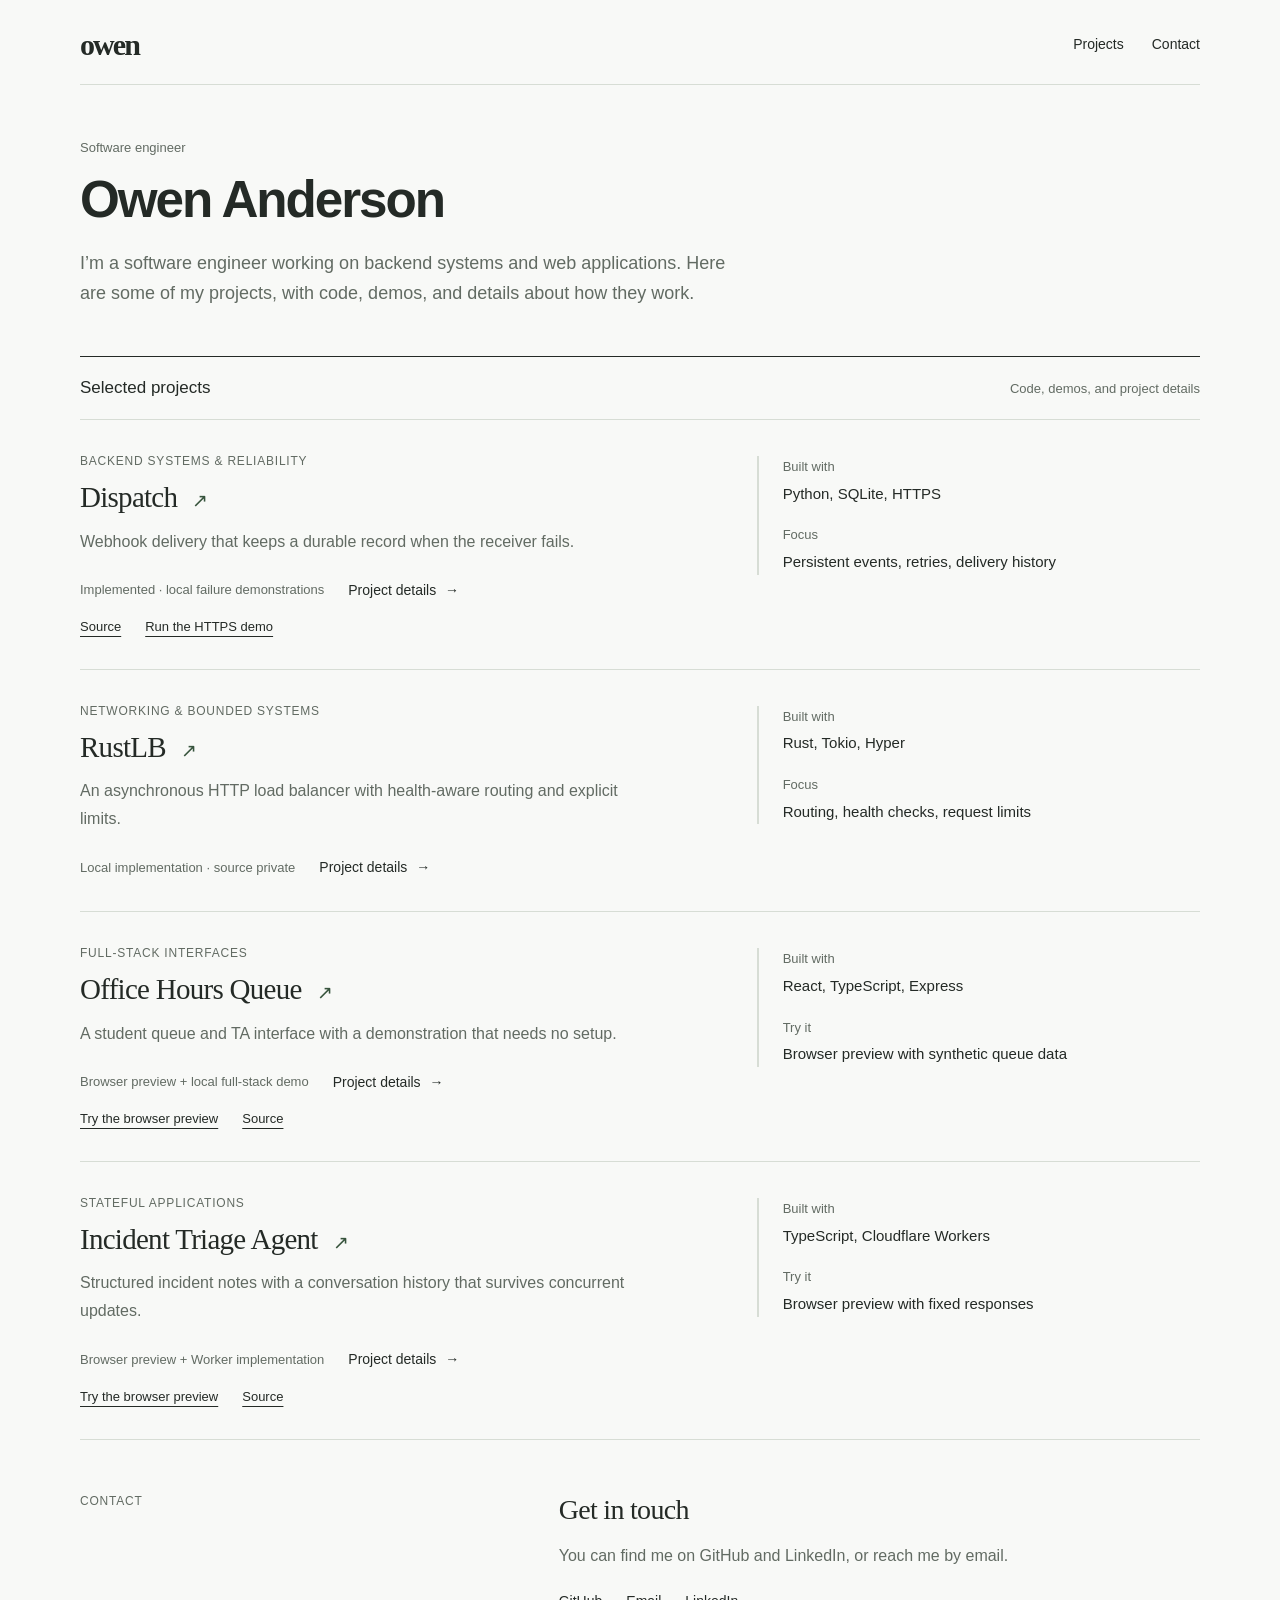
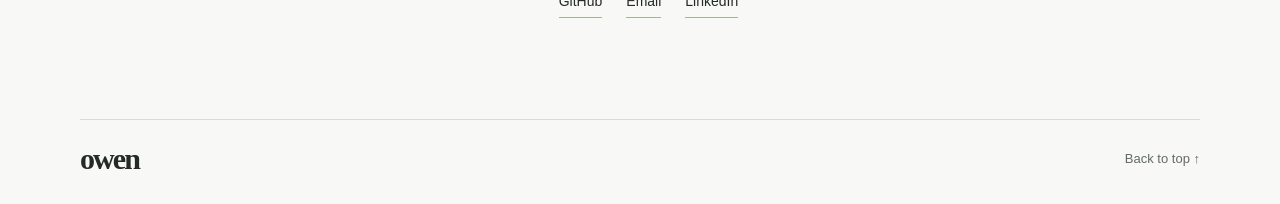
<file: index.html>
<!doctype html>
<html lang="en"><head><meta charset="utf-8"><meta name="viewport" content="width=device-width, initial-scale=1"><meta name="color-scheme" content="light"><meta name="description" content="Software projects, engineering notes, and an interest in how things work."><meta property="og:title" content="Owen — Software engineer"><meta property="og:description" content="Software projects, engineering notes, and an interest in how things work."><meta property="og:type" content="website"><title>Owen — Software engineer</title><link rel="icon" href="/favicon.svg" type="image/svg+xml"><link rel="stylesheet" href="/styles.css?v=b7c8b511afab"></head><body><a class="skip" href="#main">Skip to content</a><header class="site-header"><a class="wordmark" href="/" aria-label="Owen, home">owen</a><nav aria-label="Main navigation"><a href="#projects">Projects</a><a href="#elsewhere">Contact</a></nav></header>
<main id="main"><div id="top"></div><section class="intro" aria-labelledby="intro-title"><p class="intro-caption">Software engineer</p><h1 id="intro-title">Owen Anderson</h1><p class="intro-description">I’m a software engineer working on backend systems and web applications. Here are some of my projects, with code, demos, and details about how they work.</p></section>
<section class="projects" id="projects" aria-labelledby="projects-title"><div class="section-heading"><h2 id="projects-title">Selected projects</h2><span>Code, demos, and project details</span></div><article class="project-row"><div class="project-copy"><p class="eyebrow">Backend systems &amp; reliability</p><h3><a href="/projects/dispatch/">Dispatch<span class="project-arrow" aria-hidden="true">↗</span></a></h3><p class="project-description">Webhook delivery that keeps a durable record when the receiver fails.</p><div class="project-meta"><span>Implemented · local failure demonstrations</span><a href="/projects/dispatch/" aria-label="Read Dispatch">Project details <span aria-hidden="true">→</span></a></div><div class="project-links"><a href="https://github.com/owanden/dispatch">Source</a><a href="https://github.com/owanden/dispatch#run-the-demo">Run the HTTPS demo</a></div></div><dl class="project-facts"><div><dt>Built with</dt><dd>Python, SQLite, HTTPS</dd></div><div><dt>Focus</dt><dd>Persistent events, retries, delivery history</dd></div></dl></article><article class="project-row"><div class="project-copy"><p class="eyebrow">Networking &amp; bounded systems</p><h3><a href="/projects/rustlb/">RustLB<span class="project-arrow" aria-hidden="true">↗</span></a></h3><p class="project-description">An asynchronous HTTP load balancer with health-aware routing and explicit limits.</p><div class="project-meta"><span>Local implementation · source private</span><a href="/projects/rustlb/" aria-label="Read RustLB">Project details <span aria-hidden="true">→</span></a></div></div><dl class="project-facts"><div><dt>Built with</dt><dd>Rust, Tokio, Hyper</dd></div><div><dt>Focus</dt><dd>Routing, health checks, request limits</dd></div></dl></article><article class="project-row"><div class="project-copy"><p class="eyebrow">Full-stack interfaces</p><h3><a href="/projects/office-hours-queue/">Office Hours Queue<span class="project-arrow" aria-hidden="true">↗</span></a></h3><p class="project-description">A student queue and TA interface with a demonstration that needs no setup.</p><div class="project-meta"><span>Browser preview + local full-stack demo</span><a href="/projects/office-hours-queue/" aria-label="Read Office Hours Queue">Project details <span aria-hidden="true">→</span></a></div><div class="project-links"><a href="https://owanden.github.io/demos/office-hours-queue/">Try the browser preview</a><a href="https://github.com/owanden/OH-Queue">Source</a></div></div><dl class="project-facts"><div><dt>Built with</dt><dd>React, TypeScript, Express</dd></div><div><dt>Try it</dt><dd>Browser preview with synthetic queue data</dd></div></dl></article><article class="project-row"><div class="project-copy"><p class="eyebrow">Stateful applications</p><h3><a href="/projects/incident-triage/">Incident Triage Agent<span class="project-arrow" aria-hidden="true">↗</span></a></h3><p class="project-description">Structured incident notes with a conversation history that survives concurrent updates.</p><div class="project-meta"><span>Browser preview + Worker implementation</span><a href="/projects/incident-triage/" aria-label="Read Incident Triage Agent">Project details <span aria-hidden="true">→</span></a></div><div class="project-links"><a href="https://owanden.github.io/demos/incident-triage/">Try the browser preview</a><a href="https://github.com/owanden/cf_ai_incident_triage_agent">Source</a></div></div><dl class="project-facts"><div><dt>Built with</dt><dd>TypeScript, Cloudflare Workers</dd></div><div><dt>Try it</dt><dd>Browser preview with fixed responses</dd></div></dl></article></section>
<section class="elsewhere" id="elsewhere" aria-labelledby="elsewhere-title"><p class="eyebrow">Contact</p><div><h2 id="elsewhere-title">Get in touch</h2><p>You can find me on GitHub and LinkedIn, or reach me by email.</p><div class="case-links"><a class="text-link" href="https://github.com/owanden">GitHub</a><a class="text-link" href="mailto:owen.anderson.r@gmail.com">Email</a><a class="text-link" href="https://www.linkedin.com/in/owen-anderson-4a5971244">LinkedIn</a></div></div></section></main><footer class="site-footer"><a class="wordmark" href="/">owen</a><a href="#top">Back to top <span aria-hidden="true">↑</span></a></footer></body></html>
</file>
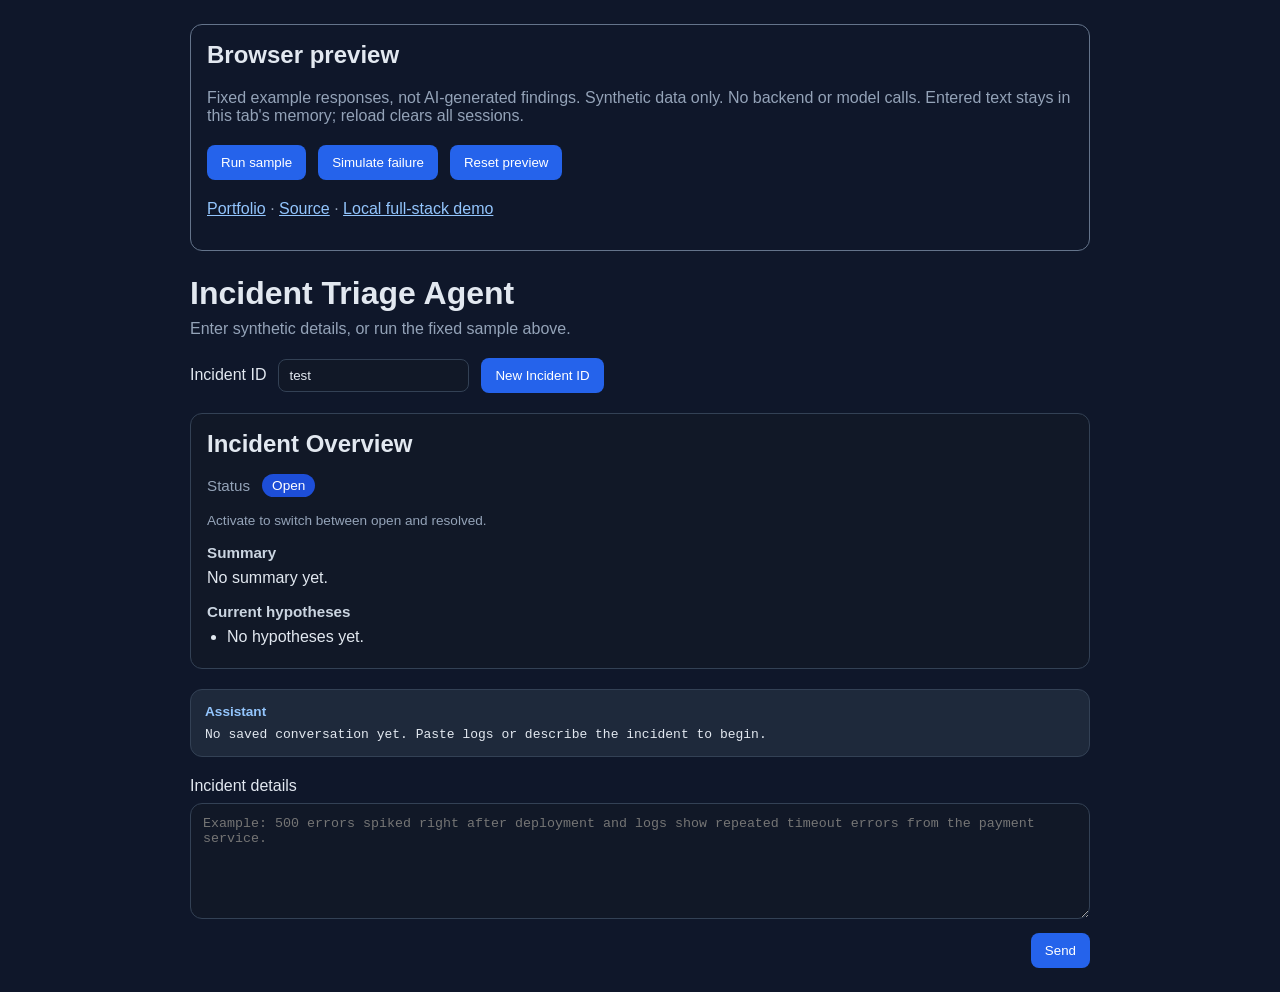
<file: demos/incident-triage/index.html>
<!doctype html>
<html lang="en">

<head>
	<meta charset="UTF-8" />
	<meta name="viewport" content="width=device-width, initial-scale=1.0" />
	<title>Incident Triage | Browser preview</title>
<meta http-equiv="Content-Security-Policy" content="default-src 'none'; script-src 'self'; style-src 'self'; connect-src 'none'; img-src 'none'; base-uri 'none'; form-action 'none'">
	<link rel="stylesheet" href="./styles.css" />
</head>

<body>
	<main class="app">
		<header class="header">
<section aria-label="Browser preview information" class="preview-notice">
<h2>Browser preview</h2>
<p>Fixed example responses, not AI-generated findings. Synthetic data only. No backend or model calls. Entered text stays in this tab's memory; reload clears all sessions.</p>
<div class="controls"><button id="sampleBtn" type="button">Run sample</button><button id="failureBtn" type="button">Simulate failure</button><button id="resetBtn" type="button">Reset preview</button></div>
<p><a href="../../#projects">Portfolio</a> &middot; <a href="https://github.com/owanden/cf_ai_incident_triage_agent">Source</a> &middot; <a href="https://github.com/owanden/cf_ai_incident_triage_agent#run-the-fixture-demo">Local full-stack demo</a></p>
</section>
			<h1>Incident Triage Agent</h1>
			<p>Enter synthetic details, or run the fixed sample above.</p>
		</header>

		<section class="controls">
			<label for="incidentId">Incident ID</label>
			<input id="incidentId" type="text" value="test" />
			<button id="newIncidentBtn" type="button">New Incident ID</button>
		</section>

		<section class="overview">
			<div class="overview-card">
				<h2>Incident Overview</h2>

				<div class="overview-row">
					<span id="statusLabel" class="overview-label">Status</span>
					<button id="incidentStatus" class="status-badge open" type="button"
						aria-labelledby="statusLabel incidentStatus" aria-describedby="statusHelp">open</button>
				</div>

				<p id="statusHelp" class="status-help">Activate to switch between open and resolved.</p>

				<div class="overview-block">
					<h3>Summary</h3>
					<p id="incidentSummary">No summary yet.</p>
				</div>

				<div class="overview-block">
					<h3>Current hypotheses</h3>
					<ul id="incidentHypotheses" class="overview-list">
						<li>No hypotheses yet.</li>
					</ul>
				</div>
			</div>
		</section>

		<section id="messages" class="messages"></section>

		<form id="chatForm" class="chat-form">
			<label for="messageInput">Incident details</label>
			<textarea id="messageInput" rows="6"
				placeholder="Example: 500 errors spiked right after deployment and logs show repeated timeout errors from the payment service."
				required></textarea>
			<div class="actions">
				<button id="sendBtn" type="submit">Send</button>
			</div>
		</form>
	</main>

	<script src="./app.js"></script>
</body>

</html>
</file>
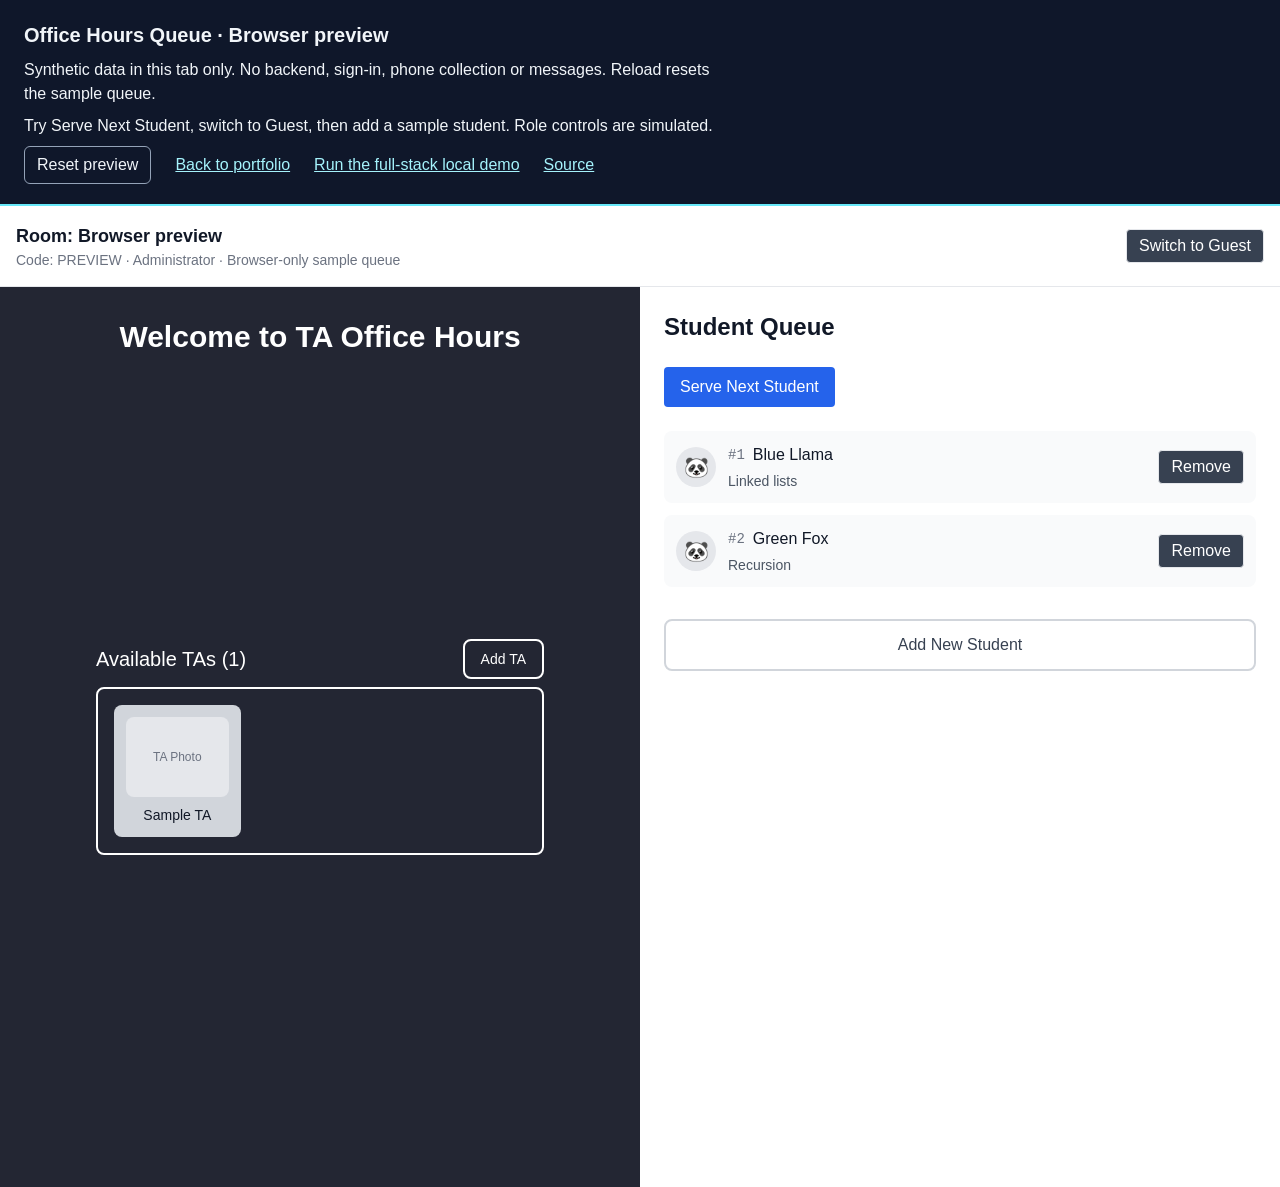
<file: demos/office-hours-queue/index.html>
<!doctype html>
<html lang="en">
  <head>
    <meta charset="UTF-8" />
    <meta http-equiv="Content-Security-Policy" content="default-src 'self'; connect-src 'none'; script-src 'self'; style-src 'self'; img-src 'self' data:; form-action 'none'; base-uri 'none'" />
    <meta name="viewport" content="width=device-width, initial-scale=1.0" />
    <meta name="description" content="An interactive Office Hours Queue interface preview with synthetic, tab-local data. No backend or messages." />
    <title>Office Hours Queue | Browser preview</title>
    <script type="module" crossorigin src="./assets/index-Dw8irKdo.js"></script>
    <link rel="stylesheet" crossorigin href="./assets/index-BEQIWIxz.css">
  </head>
  <body>
    <div id="root"></div>

  </body>
</html>
</file>
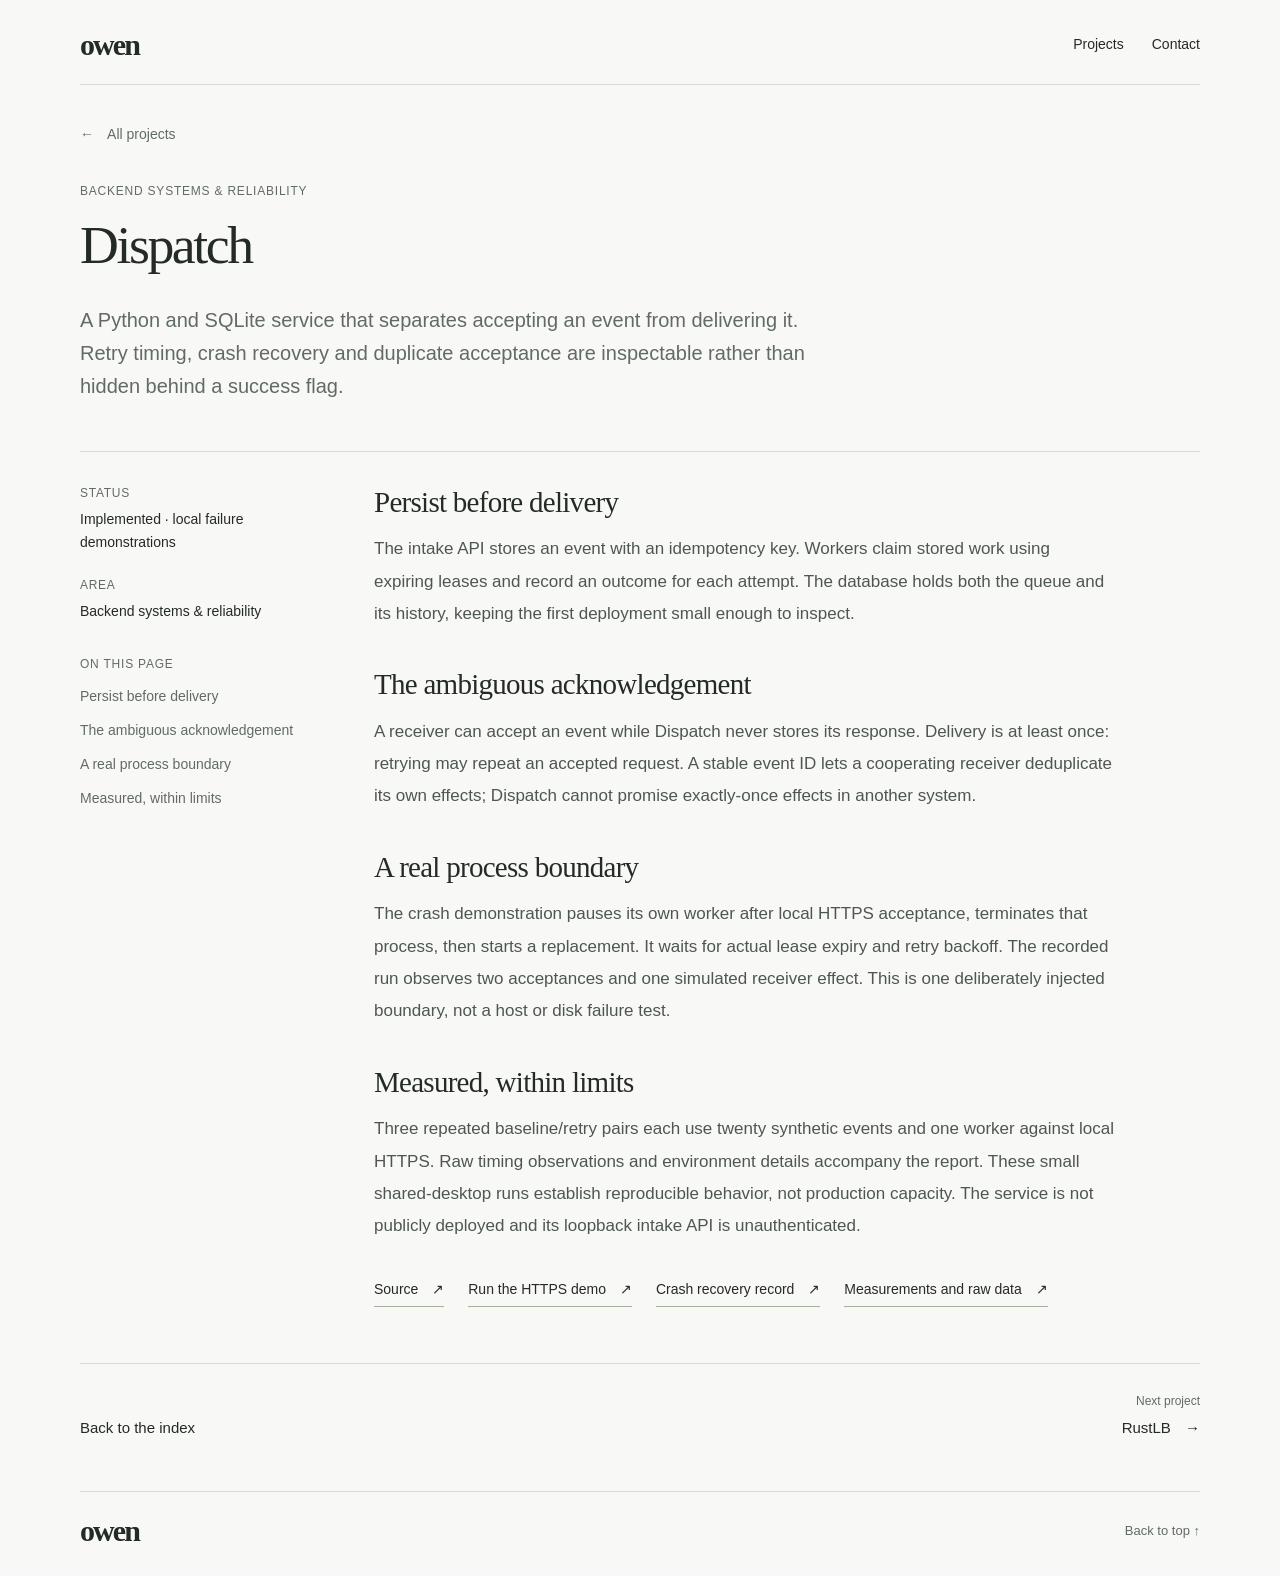
<file: projects/dispatch/index.html>
<!doctype html>
<html lang="en"><head><meta charset="utf-8"><meta name="viewport" content="width=device-width, initial-scale=1"><meta name="color-scheme" content="light"><meta name="description" content="Webhook delivery that keeps a durable record when the receiver fails."><meta property="og:title" content="Dispatch — Owen"><meta property="og:description" content="Webhook delivery that keeps a durable record when the receiver fails."><meta property="og:type" content="website"><title>Dispatch — Owen</title><link rel="icon" href="/favicon.svg" type="image/svg+xml"><link rel="stylesheet" href="/styles.css?v=b7c8b511afab"></head><body><a class="skip" href="#main">Skip to content</a><header class="site-header"><a class="wordmark" href="/" aria-label="Owen, home">owen</a><nav aria-label="Main navigation"><a href="/#projects">Projects</a><a href="/#elsewhere">Contact</a></nav></header>
  <main id="main"><div id="top"></div><article class="case-study"><a class="back-link" href="/#projects"><span aria-hidden="true">←</span> All projects</a><header class="case-header"><p class="eyebrow">Backend systems &amp; reliability</p><h1>Dispatch</h1><p class="case-summary">A Python and SQLite service that separates accepting an event from delivering it. Retry timing, crash recovery and duplicate acceptance are inspectable rather than hidden behind a success flag.</p></header><div class="case-layout"><aside class="case-aside" aria-label="Project context"><dl><dt>Status</dt><dd>Implemented · local failure demonstrations</dd><dt>Area</dt><dd>Backend systems &amp; reliability</dd></dl><nav aria-label="On this page"><p class="eyebrow">On this page</p><a href="#section-1">Persist before delivery</a><a href="#section-2">The ambiguous acknowledgement</a><a href="#section-3">A real process boundary</a><a href="#section-4">Measured, within limits</a></nav></aside><div class="case-body"><section id="section-1"><h2>Persist before delivery</h2><p>The intake API stores an event with an idempotency key. Workers claim stored work using expiring leases and record an outcome for each attempt. The database holds both the queue and its history, keeping the first deployment small enough to inspect.</p></section><section id="section-2"><h2>The ambiguous acknowledgement</h2><p>A receiver can accept an event while Dispatch never stores its response. Delivery is at least once: retrying may repeat an accepted request. A stable event ID lets a cooperating receiver deduplicate its own effects; Dispatch cannot promise exactly-once effects in another system.</p></section><section id="section-3"><h2>A real process boundary</h2><p>The crash demonstration pauses its own worker after local HTTPS acceptance, terminates that process, then starts a replacement. It waits for actual lease expiry and retry backoff. The recorded run observes two acceptances and one simulated receiver effect. This is one deliberately injected boundary, not a host or disk failure test.</p></section><section id="section-4"><h2>Measured, within limits</h2><p>Three repeated baseline/retry pairs each use twenty synthetic events and one worker against local HTTPS. Raw timing observations and environment details accompany the report. These small shared-desktop runs establish reproducible behavior, not production capacity. The service is not publicly deployed and its loopback intake API is unauthenticated.</p></section><div class="case-links"><a class="text-link" href="https://github.com/owanden/dispatch">Source <span aria-hidden="true">↗</span></a><a class="text-link" href="https://github.com/owanden/dispatch#run-the-demo">Run the HTTPS demo <span aria-hidden="true">↗</span></a><a class="text-link" href="https://github.com/owanden/dispatch/blob/main/docs/crash-recovery.md">Crash recovery record <span aria-hidden="true">↗</span></a><a class="text-link" href="https://github.com/owanden/dispatch/blob/main/docs/benchmarks.md">Measurements and raw data <span aria-hidden="true">↗</span></a></div></div></div></article><nav class="project-pagination" aria-label="More projects"><a href="/#projects">Back to the index</a><a href="/projects/rustlb/"><span>Next project</span>RustLB <b aria-hidden="true">→</b></a></nav></main><footer class="site-footer"><a class="wordmark" href="/">owen</a><a href="#top">Back to top <span aria-hidden="true">↑</span></a></footer></body></html>
</file>
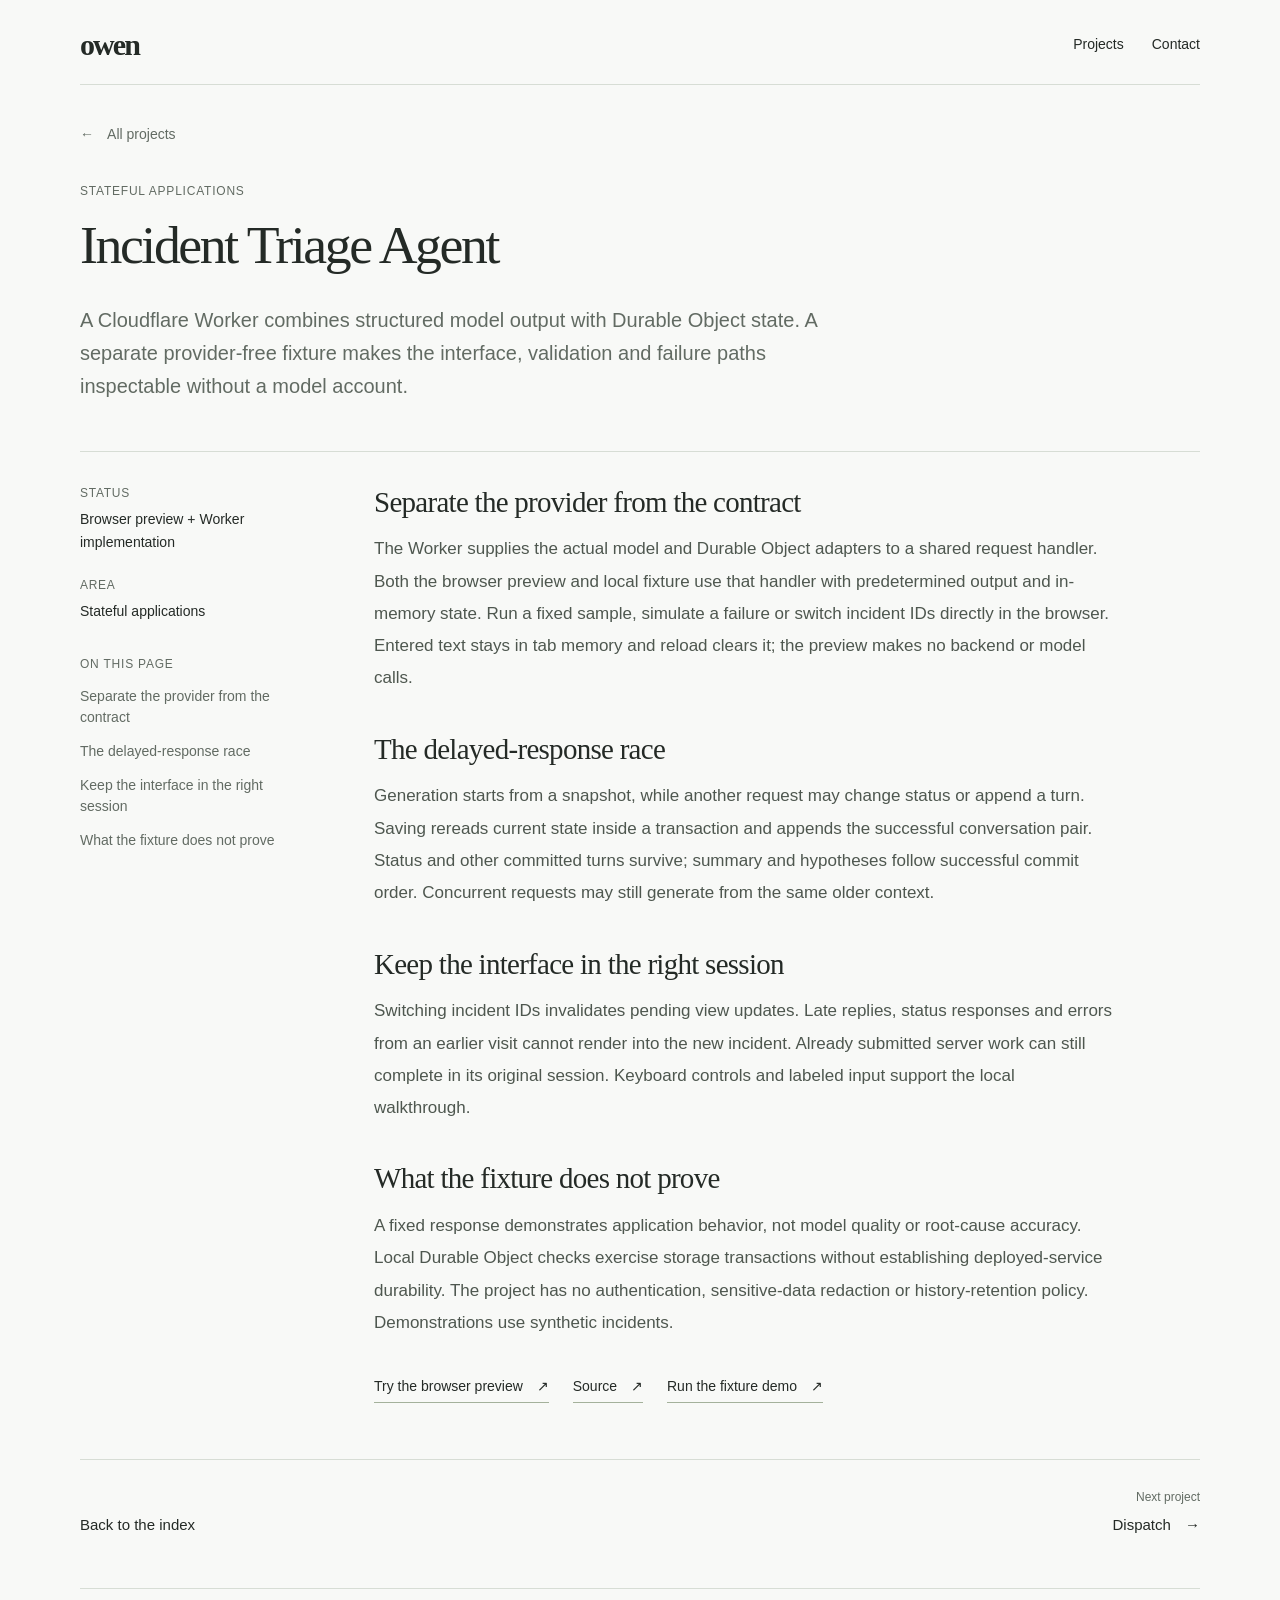
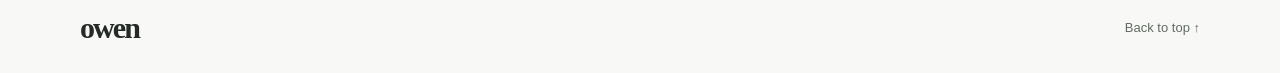
<file: projects/incident-triage/index.html>
<!doctype html>
<html lang="en"><head><meta charset="utf-8"><meta name="viewport" content="width=device-width, initial-scale=1"><meta name="color-scheme" content="light"><meta name="description" content="Structured incident notes with a conversation history that survives concurrent updates."><meta property="og:title" content="Incident Triage Agent — Owen"><meta property="og:description" content="Structured incident notes with a conversation history that survives concurrent updates."><meta property="og:type" content="website"><title>Incident Triage Agent — Owen</title><link rel="icon" href="/favicon.svg" type="image/svg+xml"><link rel="stylesheet" href="/styles.css?v=b7c8b511afab"></head><body><a class="skip" href="#main">Skip to content</a><header class="site-header"><a class="wordmark" href="/" aria-label="Owen, home">owen</a><nav aria-label="Main navigation"><a href="/#projects">Projects</a><a href="/#elsewhere">Contact</a></nav></header>
  <main id="main"><div id="top"></div><article class="case-study"><a class="back-link" href="/#projects"><span aria-hidden="true">←</span> All projects</a><header class="case-header"><p class="eyebrow">Stateful applications</p><h1>Incident Triage Agent</h1><p class="case-summary">A Cloudflare Worker combines structured model output with Durable Object state. A separate provider-free fixture makes the interface, validation and failure paths inspectable without a model account.</p></header><div class="case-layout"><aside class="case-aside" aria-label="Project context"><dl><dt>Status</dt><dd>Browser preview + Worker implementation</dd><dt>Area</dt><dd>Stateful applications</dd></dl><nav aria-label="On this page"><p class="eyebrow">On this page</p><a href="#section-1">Separate the provider from the contract</a><a href="#section-2">The delayed-response race</a><a href="#section-3">Keep the interface in the right session</a><a href="#section-4">What the fixture does not prove</a></nav></aside><div class="case-body"><section id="section-1"><h2>Separate the provider from the contract</h2><p>The Worker supplies the actual model and Durable Object adapters to a shared request handler. Both the browser preview and local fixture use that handler with predetermined output and in-memory state. Run a fixed sample, simulate a failure or switch incident IDs directly in the browser. Entered text stays in tab memory and reload clears it; the preview makes no backend or model calls.</p></section><section id="section-2"><h2>The delayed-response race</h2><p>Generation starts from a snapshot, while another request may change status or append a turn. Saving rereads current state inside a transaction and appends the successful conversation pair. Status and other committed turns survive; summary and hypotheses follow successful commit order. Concurrent requests may still generate from the same older context.</p></section><section id="section-3"><h2>Keep the interface in the right session</h2><p>Switching incident IDs invalidates pending view updates. Late replies, status responses and errors from an earlier visit cannot render into the new incident. Already submitted server work can still complete in its original session. Keyboard controls and labeled input support the local walkthrough.</p></section><section id="section-4"><h2>What the fixture does not prove</h2><p>A fixed response demonstrates application behavior, not model quality or root-cause accuracy. Local Durable Object checks exercise storage transactions without establishing deployed-service durability. The project has no authentication, sensitive-data redaction or history-retention policy. Demonstrations use synthetic incidents.</p></section><div class="case-links"><a class="text-link" href="https://owanden.github.io/demos/incident-triage/">Try the browser preview <span aria-hidden="true">↗</span></a><a class="text-link" href="https://github.com/owanden/cf_ai_incident_triage_agent">Source <span aria-hidden="true">↗</span></a><a class="text-link" href="https://github.com/owanden/cf_ai_incident_triage_agent#run-the-fixture-demo">Run the fixture demo <span aria-hidden="true">↗</span></a></div></div></div></article><nav class="project-pagination" aria-label="More projects"><a href="/#projects">Back to the index</a><a href="/projects/dispatch/"><span>Next project</span>Dispatch <b aria-hidden="true">→</b></a></nav></main><footer class="site-footer"><a class="wordmark" href="/">owen</a><a href="#top">Back to top <span aria-hidden="true">↑</span></a></footer></body></html>
</file>
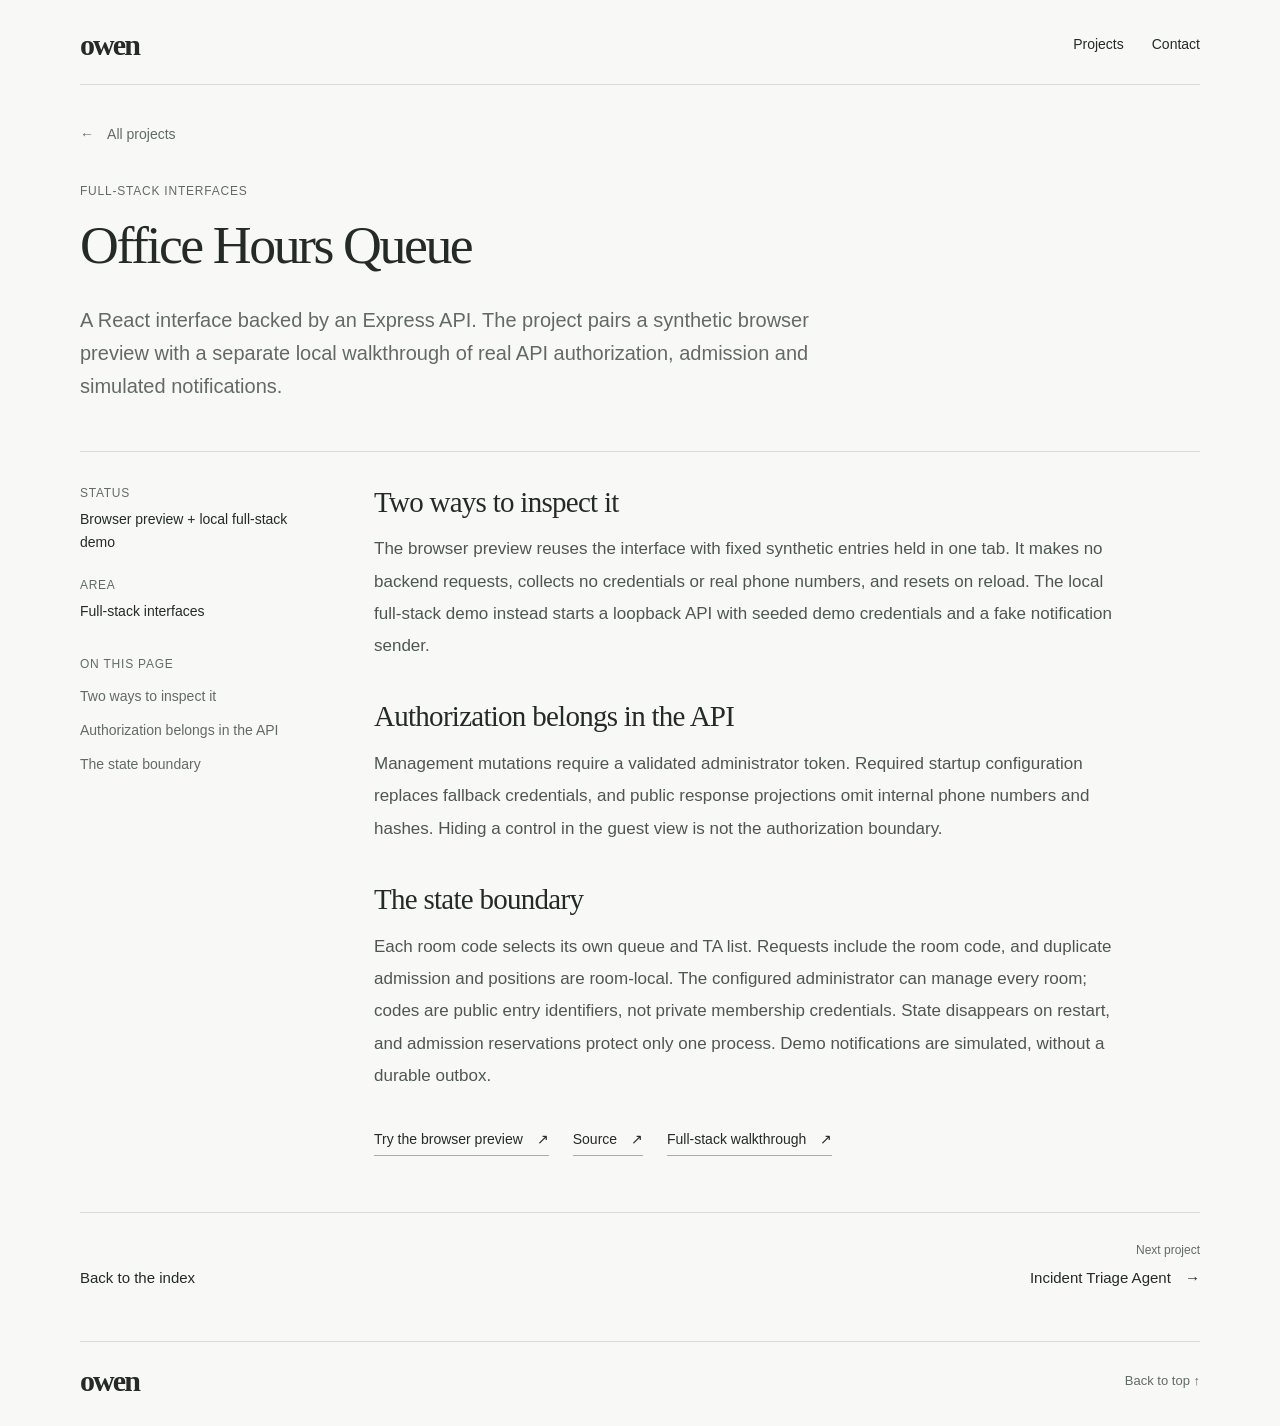
<file: projects/office-hours-queue/index.html>
<!doctype html>
<html lang="en"><head><meta charset="utf-8"><meta name="viewport" content="width=device-width, initial-scale=1"><meta name="color-scheme" content="light"><meta name="description" content="A student queue and TA interface with a demonstration that needs no setup."><meta property="og:title" content="Office Hours Queue — Owen"><meta property="og:description" content="A student queue and TA interface with a demonstration that needs no setup."><meta property="og:type" content="website"><title>Office Hours Queue — Owen</title><link rel="icon" href="/favicon.svg" type="image/svg+xml"><link rel="stylesheet" href="/styles.css?v=b7c8b511afab"></head><body><a class="skip" href="#main">Skip to content</a><header class="site-header"><a class="wordmark" href="/" aria-label="Owen, home">owen</a><nav aria-label="Main navigation"><a href="/#projects">Projects</a><a href="/#elsewhere">Contact</a></nav></header>
  <main id="main"><div id="top"></div><article class="case-study"><a class="back-link" href="/#projects"><span aria-hidden="true">←</span> All projects</a><header class="case-header"><p class="eyebrow">Full-stack interfaces</p><h1>Office Hours Queue</h1><p class="case-summary">A React interface backed by an Express API. The project pairs a synthetic browser preview with a separate local walkthrough of real API authorization, admission and simulated notifications.</p></header><div class="case-layout"><aside class="case-aside" aria-label="Project context"><dl><dt>Status</dt><dd>Browser preview + local full-stack demo</dd><dt>Area</dt><dd>Full-stack interfaces</dd></dl><nav aria-label="On this page"><p class="eyebrow">On this page</p><a href="#section-1">Two ways to inspect it</a><a href="#section-2">Authorization belongs in the API</a><a href="#section-3">The state boundary</a></nav></aside><div class="case-body"><section id="section-1"><h2>Two ways to inspect it</h2><p>The browser preview reuses the interface with fixed synthetic entries held in one tab. It makes no backend requests, collects no credentials or real phone numbers, and resets on reload. The local full-stack demo instead starts a loopback API with seeded demo credentials and a fake notification sender.</p></section><section id="section-2"><h2>Authorization belongs in the API</h2><p>Management mutations require a validated administrator token. Required startup configuration replaces fallback credentials, and public response projections omit internal phone numbers and hashes. Hiding a control in the guest view is not the authorization boundary.</p></section><section id="section-3"><h2>The state boundary</h2><p>Each room code selects its own queue and TA list. Requests include the room code, and duplicate admission and positions are room-local. The configured administrator can manage every room; codes are public entry identifiers, not private membership credentials. State disappears on restart, and admission reservations protect only one process. Demo notifications are simulated, without a durable outbox.</p></section><div class="case-links"><a class="text-link" href="https://owanden.github.io/demos/office-hours-queue/">Try the browser preview <span aria-hidden="true">↗</span></a><a class="text-link" href="https://github.com/owanden/OH-Queue">Source <span aria-hidden="true">↗</span></a><a class="text-link" href="https://github.com/owanden/OH-Queue/blob/main/docs/demo.md">Full-stack walkthrough <span aria-hidden="true">↗</span></a></div></div></div></article><nav class="project-pagination" aria-label="More projects"><a href="/#projects">Back to the index</a><a href="/projects/incident-triage/"><span>Next project</span>Incident Triage Agent <b aria-hidden="true">→</b></a></nav></main><footer class="site-footer"><a class="wordmark" href="/">owen</a><a href="#top">Back to top <span aria-hidden="true">↑</span></a></footer></body></html>
</file>
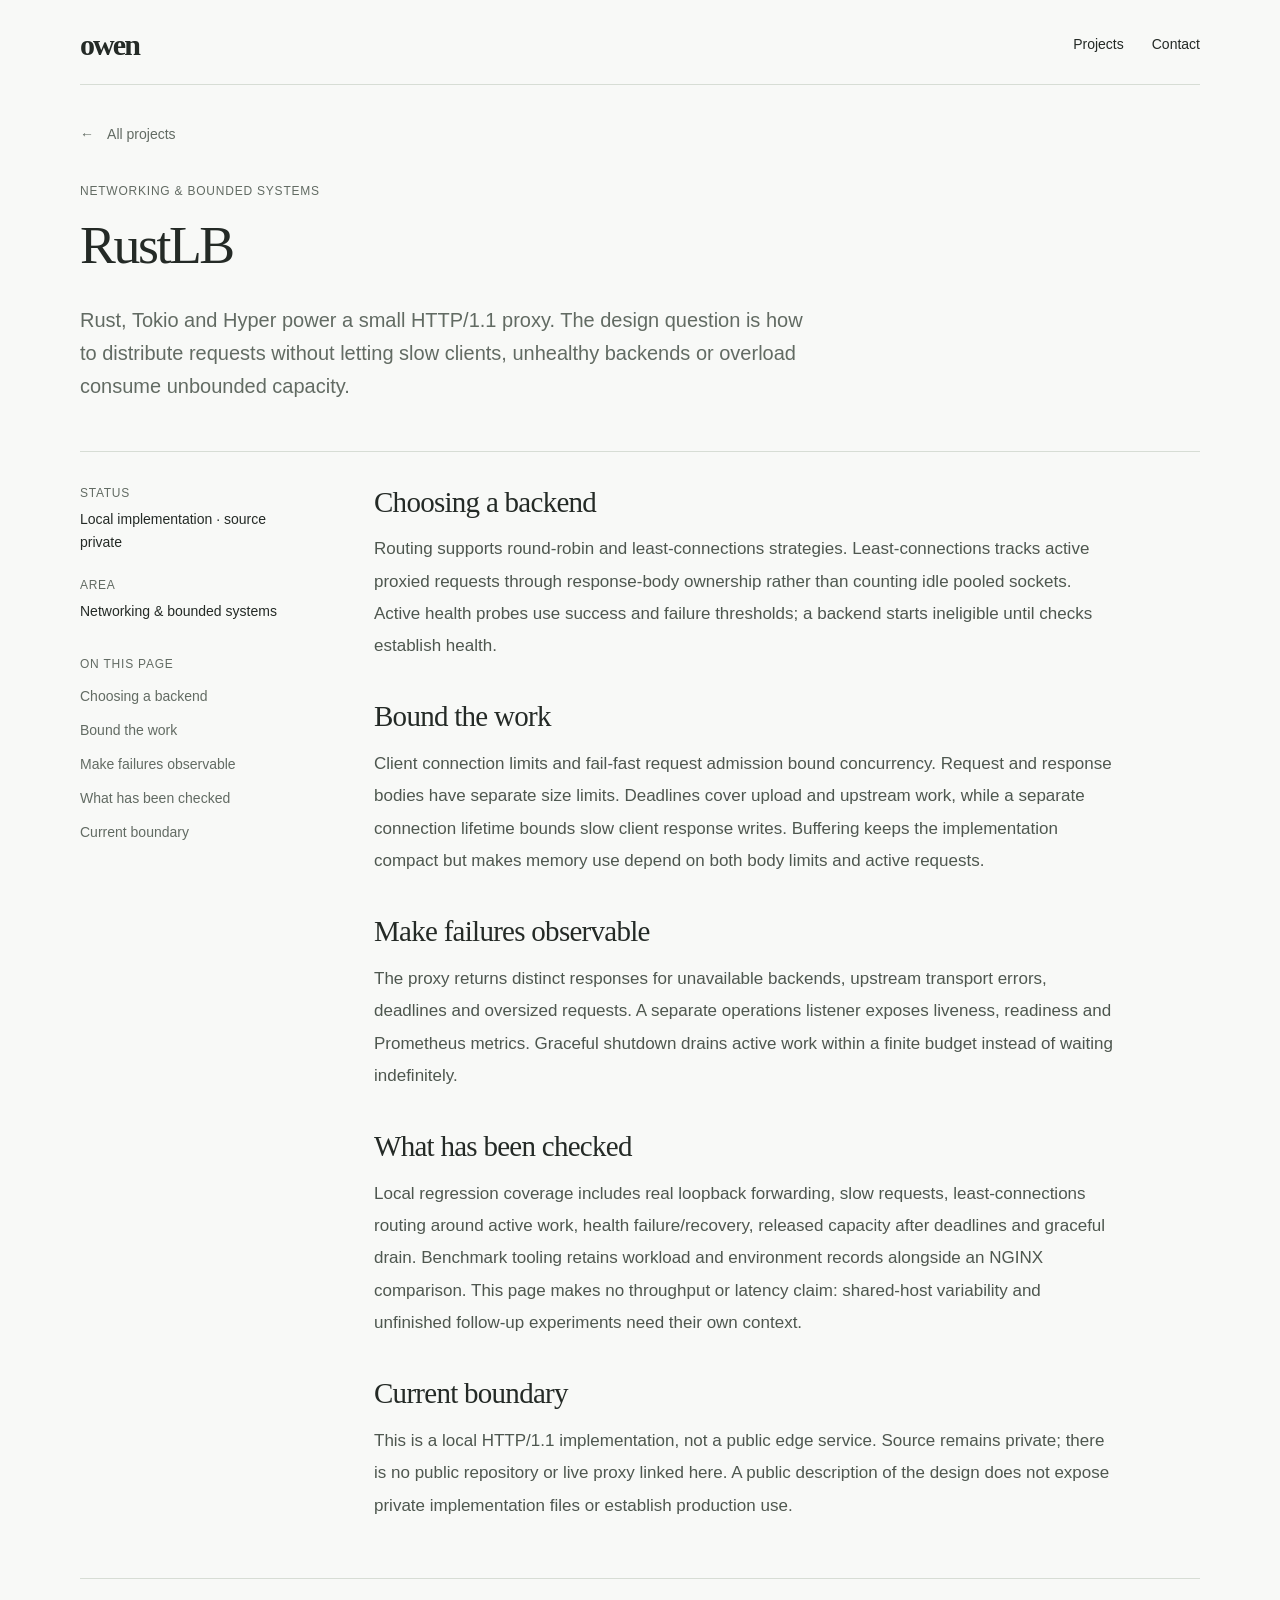
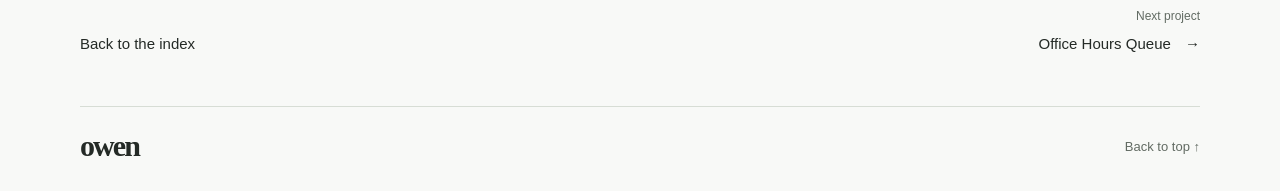
<file: projects/rustlb/index.html>
<!doctype html>
<html lang="en"><head><meta charset="utf-8"><meta name="viewport" content="width=device-width, initial-scale=1"><meta name="color-scheme" content="light"><meta name="description" content="An asynchronous HTTP load balancer with health-aware routing and explicit limits."><meta property="og:title" content="RustLB — Owen"><meta property="og:description" content="An asynchronous HTTP load balancer with health-aware routing and explicit limits."><meta property="og:type" content="website"><title>RustLB — Owen</title><link rel="icon" href="/favicon.svg" type="image/svg+xml"><link rel="stylesheet" href="/styles.css?v=b7c8b511afab"></head><body><a class="skip" href="#main">Skip to content</a><header class="site-header"><a class="wordmark" href="/" aria-label="Owen, home">owen</a><nav aria-label="Main navigation"><a href="/#projects">Projects</a><a href="/#elsewhere">Contact</a></nav></header>
  <main id="main"><div id="top"></div><article class="case-study"><a class="back-link" href="/#projects"><span aria-hidden="true">←</span> All projects</a><header class="case-header"><p class="eyebrow">Networking &amp; bounded systems</p><h1>RustLB</h1><p class="case-summary">Rust, Tokio and Hyper power a small HTTP/1.1 proxy. The design question is how to distribute requests without letting slow clients, unhealthy backends or overload consume unbounded capacity.</p></header><div class="case-layout"><aside class="case-aside" aria-label="Project context"><dl><dt>Status</dt><dd>Local implementation · source private</dd><dt>Area</dt><dd>Networking &amp; bounded systems</dd></dl><nav aria-label="On this page"><p class="eyebrow">On this page</p><a href="#section-1">Choosing a backend</a><a href="#section-2">Bound the work</a><a href="#section-3">Make failures observable</a><a href="#section-4">What has been checked</a><a href="#section-5">Current boundary</a></nav></aside><div class="case-body"><section id="section-1"><h2>Choosing a backend</h2><p>Routing supports round-robin and least-connections strategies. Least-connections tracks active proxied requests through response-body ownership rather than counting idle pooled sockets. Active health probes use success and failure thresholds; a backend starts ineligible until checks establish health.</p></section><section id="section-2"><h2>Bound the work</h2><p>Client connection limits and fail-fast request admission bound concurrency. Request and response bodies have separate size limits. Deadlines cover upload and upstream work, while a separate connection lifetime bounds slow client response writes. Buffering keeps the implementation compact but makes memory use depend on both body limits and active requests.</p></section><section id="section-3"><h2>Make failures observable</h2><p>The proxy returns distinct responses for unavailable backends, upstream transport errors, deadlines and oversized requests. A separate operations listener exposes liveness, readiness and Prometheus metrics. Graceful shutdown drains active work within a finite budget instead of waiting indefinitely.</p></section><section id="section-4"><h2>What has been checked</h2><p>Local regression coverage includes real loopback forwarding, slow requests, least-connections routing around active work, health failure/recovery, released capacity after deadlines and graceful drain. Benchmark tooling retains workload and environment records alongside an NGINX comparison. This page makes no throughput or latency claim: shared-host variability and unfinished follow-up experiments need their own context.</p></section><section id="section-5"><h2>Current boundary</h2><p>This is a local HTTP/1.1 implementation, not a public edge service. Source remains private; there is no public repository or live proxy linked here. A public description of the design does not expose private implementation files or establish production use.</p></section></div></div></article><nav class="project-pagination" aria-label="More projects"><a href="/#projects">Back to the index</a><a href="/projects/office-hours-queue/"><span>Next project</span>Office Hours Queue <b aria-hidden="true">→</b></a></nav></main><footer class="site-footer"><a class="wordmark" href="/">owen</a><a href="#top">Back to top <span aria-hidden="true">↑</span></a></footer></body></html>
</file>
<file: styles.css>
@layer reset, base, layout, components, responsive;
@layer reset {
  *, *::before, *::after { box-sizing: border-box; }
  body, h1, h2, h3, p { margin: 0; }
  svg { display: block; max-width: 100%; }
}
@layer base {
  :root { --paper: #f8f9f7; --ink: #242a26; --muted: #626b63; --green: #37543d; --line: #d7ddd5; --wash: #edf0e9; --serif: Georgia, 'Times New Roman', serif; --sans: 'Segoe UI', Arial, sans-serif; }
  html { scroll-behavior: smooth; scroll-padding-top: 32px; }
  body { background: var(--paper); color: var(--ink); font-family: var(--sans); font-size: 16px; line-height: 1.65; -webkit-font-smoothing: antialiased; }
  a { color: inherit; text-decoration-thickness: 1px; text-underline-offset: 5px; }
  a:hover { color: var(--green); }
  a:focus-visible { outline: 2px solid var(--green); outline-offset: 6px; border-radius: 1px; }
  ::selection { background: #dbe4d4; color: #1c3524; }
  h1, h2, h3 { font-weight: 400; }
  .skip { position: fixed; left: 16px; top: -100px; z-index: 10; background: var(--ink); color: white; padding: 10px 18px; }
  .skip:focus { top: 16px; }
}
@layer layout {
  .site-header, main, .site-footer { width: min(1120px, calc(100% - 112px)); margin-inline: auto; }
  .site-header { display: flex; align-items: center; gap: 64px; padding: 30px 0 24px; border-bottom: 1px solid var(--line); }
  .site-header nav { display: flex; gap: 28px; }
  .site-header nav a { font-size: 14px; text-decoration: none; }
  .site-header nav a:hover { text-decoration: underline; }
  .header-note { margin-left: auto; color: var(--muted); font-family: var(--serif); font-style: italic; font-size: 15px; }
  .intro { padding: 66px 0 68px; }
  .intro-caption { display: flex; align-items: center; gap: 13px; color: var(--muted); font-size: 13px; }
  .small-rule { width: 24px; height: 1px; background: #9ca698; }
  h1 { font-family: var(--serif); font-size: clamp(2.35rem, 4.2vw, 3.65rem); line-height: 1.18; letter-spacing: -.045em; margin: 21px 0 26px; }
  h1 em { color: var(--green); font-weight: 400; }
  .intro-bottom { display: flex; align-items: flex-end; justify-content: space-between; gap: 40px; }
  .intro-bottom p { max-width: 570px; color: var(--muted); font-size: 17px; line-height: 1.75; }
  .intro-bottom > a { flex-shrink: 0; font-size: 14px; margin-bottom: 4px; }
  .section-heading { display: flex; align-items: baseline; justify-content: space-between; padding: 17px 0; border-top: 1px solid var(--ink); border-bottom: 1px solid var(--line); }
  .section-heading h2 { font-size: 17px; font-weight: 500; }
  .section-heading > span { color: var(--muted); font-size: 13px; }
  .count { margin-left: 18px; font-variant-numeric: tabular-nums; }
  .project-row { display: grid; grid-template-columns: 42px 1fr 34%; gap: 20px; padding: 37px 0; border-bottom: 1px solid var(--line); align-items: center; }
  .project-number { color: var(--muted); font-size: 13px; align-self: start; padding-top: 3px; font-variant-numeric: tabular-nums; }
  .project-copy { padding-right: 35px; }
  .project-copy h3 { font-family: var(--serif); font-size: 29px; line-height: 1.25; letter-spacing: -.025em; margin: 9px 0 12px; }
  .project-copy h3 a { text-decoration: none; }
  .project-description { color: var(--muted); line-height: 1.75; max-width: 440px; }
  .background { display: grid; grid-template-columns: 1fr 1.55fr; gap: 65px; padding: 72px 0; border-bottom: 1px solid var(--line); }
  .background h2 { font-family: var(--serif); font-size: 35px; letter-spacing: -.035em; margin-top: 10px; }
  .background-body > p { color: var(--muted); }
  .background-body .lead { font-family: var(--serif); font-size: 25px; line-height: 1.4; letter-spacing: -.015em; color: var(--ink); margin-bottom: 18px; max-width: 450px; }
  .work-topics { display: grid; grid-template-columns: 1fr 1fr; gap: 28px; margin: 28px 0; }
  .work-topics h3 { font-size: 15px; font-weight: 500; margin-bottom: 7px; }
  .work-topics p { font-size: 14px; color: var(--muted); }
  .background-body .privacy-note { font-size: 13px; border-left: 2px solid #abb8a4; padding-left: 14px; }
  .elsewhere { display: grid; grid-template-columns: 1fr 1.55fr; gap: 65px; padding: 52px 0 65px; }
  .elsewhere h2 { font-family: var(--serif); font-size: 28px; line-height: 1.3; letter-spacing: -.025em; margin-bottom: 15px; max-width: 420px; }
  .elsewhere p:not(.eyebrow) { color: var(--muted); max-width: 500px; margin-bottom: 20px; }
  .site-footer { border-top: 1px solid var(--line); display: flex; align-items: center; gap: 24px; padding: 24px 0 30px; }
  .site-footer p { font-size: 13px; color: var(--muted); }
  .site-footer > a:last-child { font-size: 13px; color: var(--muted); margin-left: auto; text-decoration: none; }
}
@layer components {
  .delivery-visual { display: flex; flex-direction: column; justify-content: center; padding: 20px; min-height: 200px; background: #e9eee7; }
  .delivery-label, .delivery-footnote { font-size: 12px; color: #53634f; }
  .delivery-label { margin-bottom: 16px; }
  .delivery-flow { display: flex; align-items: center; justify-content: space-between; gap: 6px; font-size: 14px; }
  .delivery-flow > span { border-block: 1px solid #a9b7a3; padding-block: 8px; }
  .delivery-flow b { font-weight: 400; color: #687b60; }
  .delivery-retry { font-size: 12px; margin-top: 10px; align-self: center; }
  .delivery-footnote { margin-top: 16px; }
  .case-body .delivery-visual { padding-inline: clamp(20px, 5vw, 60px); }
  .back-link { display: inline-block; margin: 38px 0 36px; font-size: 14px; color: var(--muted); text-decoration: none; }
  .back-link span { margin-right: 10px; }
  .back-link:hover { text-decoration: underline; }
  .case-header { max-width: 850px; margin-bottom: 48px; }
  .case-header h1 { margin-top: 14px; }
  .case-summary { font-size: 20px; line-height: 1.65; color: var(--muted); max-width: 740px; }
  .case-layout { display: grid; grid-template-columns: 230px minmax(0, 1fr); gap: 64px; border-top: 1px solid var(--line); padding-top: 32px; }
  .case-aside { align-self: start; position: sticky; top: 32px; }
  .case-aside dl { margin: 0 0 32px; }
  .case-aside dt { font-size: 12px; text-transform: uppercase; letter-spacing: .06em; color: var(--muted); margin-bottom: 5px; }
  .case-aside dd { font-size: 14px; margin: 0 0 21px; }
  .case-aside nav a { display: block; font-size: 14px; color: var(--muted); text-decoration: none; margin-top: 13px; line-height: 1.5; }
  .case-aside nav a:hover { text-decoration: underline; }
  .case-body { max-width: 740px; min-width: 0; }
  .case-body figure { margin: 0 0 38px; }
  .case-body .project-visual { aspect-ratio: 2.6; }
  .case-body figcaption { color: var(--muted); font-size: 12px; margin-top: 10px; }
  .case-body .machine-visual { padding-inline: 15%; }
  .case-body .register { font-size: 17px; }
  .case-body .instruction { font-size: 14px; }
  .case-body .mini-index { width: 75%; }
  .case-body .mini-index b { font-size: 14px; }
  .case-body .mini-index i { font-size: 12px; }
  .case-body .mini-index > span { font-size: 30px; }
  .case-body section { margin-bottom: 36px; scroll-margin-top: 24px; }
  .case-body h2 { font-family: var(--serif); font-size: 29px; letter-spacing: -.025em; margin-bottom: 12px; line-height: 1.3; }
  .case-body section p { font-size: 17px; line-height: 1.9; color: #4e574f; }
  .case-links { display: flex; flex-wrap: wrap; gap: 24px; margin-bottom: 36px; }
  .project-pagination { display: flex; justify-content: space-between; align-items: flex-end; border-top: 1px solid var(--line); padding: 28px 0 50px; gap: 24px; margin-top: 20px; }
  .project-pagination > a { font-size: 15px; text-decoration: none; }
  .project-pagination > a:hover { text-decoration: underline; }
  .project-pagination > a:last-child { text-align: right; }
  .project-pagination span { display: block; font-size: 12px; color: var(--muted); margin-bottom: 5px; }
  .project-pagination b { font-weight: 400; margin-left: 10px; }
  .not-found { padding-block: 90px 140px; }
  .not-found p:not(.eyebrow) { margin-bottom: 24px; color: var(--muted); }
  .wordmark { font-family: var(--serif); font-weight: 700; font-size: 30px; line-height: 1; letter-spacing: -.065em; text-decoration: none; }
  .wordmark-dot { color: var(--green); }
  .text-link { text-decoration: none; border-bottom: 1px solid #a4b19b; padding-bottom: 4px; font-size: 14px; }
  .text-link span { margin-left: 10px; }
  .eyebrow { color: var(--muted); font-size: 12px; letter-spacing: .065em; text-transform: uppercase; line-height: 1.5; }
  .project-arrow { display: inline-block; margin-left: 15px; font-family: var(--sans); font-size: 19px; color: var(--green); transition: transform 150ms ease; }
  .project-copy h3 a:hover .project-arrow { transform: translate(2px, -2px); }
  .project-meta { display: flex; align-items: center; gap: 24px; margin-top: 23px; font-size: 13px; }
  .project-meta > span { color: var(--muted); }
  .project-meta > a { font-size: 14px; text-decoration: none; }
  .project-meta > a:hover { text-decoration: underline; }
  .project-meta > a span { margin-left: 5px; }
  .project-visual { aspect-ratio: 1.75; background: var(--wash); color: var(--green); position: relative; overflow: hidden; }
  .map-visual { background: #e8ede5; }
  .map-visual svg { width: 100%; height: 100%; }
  .map-visual > span { position: absolute; left: 16px; bottom: 12px; font-family: var(--sans); font-size: 11px; color: #43563f; background: #e8ede5; padding: 2px 6px; }
  .machine-visual { background: #eceeea; display: flex; flex-direction: column; justify-content: center; padding: 22px 30px; }
  .register-label { font-size: 11px; margin-bottom: 15px; color: #52624f; }
  .register { display: flex; gap: 12px; font-family: Consolas, monospace; font-size: clamp(10px, 1.05vw, 13px); white-space: nowrap; }
  .register span { color: #687462; }
  .register b { font-weight: 400; letter-spacing: .025em; }
  .instruction { font-family: Consolas, monospace; font-size: 11px; color: #63705d; margin: 10px 0 10px 30px; display: flex; gap: 20px; }
  .index-visual { background: #efeee8; display: grid; place-items: center; color: #5e5c46; padding: 20px; }
  .mini-index { width: 85%; }
  .mini-index > span { display: block; font-family: var(--serif); font-size: 25px; margin-bottom: 10px; }
  .mini-index > div { display: flex; gap: 12px; padding: 6px 0; border-top: 1px solid #d5d4c8; }
  .mini-index i { font-style: normal; font-size: 10px; opacity: .75; }
  .mini-index b { font-weight: 400; font-size: 11px; }
}
@layer responsive {
  @media (max-width: 370px) { .site-header { flex-direction: column; align-items: flex-start; gap: 18px; } }
  @media (max-width: 700px) { .case-aside dl { display: grid !important; grid-template-columns: 65px 1fr; gap: 8px 16px !important; } }
  @media (max-width: 700px) { .case-header { margin-bottom: 30px; } .case-summary { font-size: 18px; } .case-layout { grid-template-columns: 1fr; gap: 12px; } .case-aside { position: static; } .case-aside dl { display: flex; gap: 8px 16px; flex-wrap: wrap; align-items: baseline; margin-bottom: 12px; } .case-aside dt, .case-aside dd { margin: 0; } .case-aside nav { display: none; } .case-body .project-visual { max-width: none; aspect-ratio: 2; } .case-body .register { font-size: 14px; } .case-body .mini-index b { font-size: 12px; } .case-body .machine-visual { padding-inline: 24px; } .case-body section p { font-size: 16px; } .case-body h2 { font-size: 27px; } .project-pagination { align-items: start; } .project-pagination > a { max-width: 50%; font-size: 14px; } }
  @media (min-width: 1600px) { .intro { padding-block: 82px; } }
  @media (max-width: 1000px) { .site-header, main, .site-footer { width: calc(100% - 64px); } .intro-bottom { display: block; } .intro-bottom > a { display: inline-block; margin-top: 23px; } .project-copy { padding-right: 5px; } .project-row { grid-template-columns: 26px 1fr 35%; gap: 16px; } .machine-visual { padding: 20px 16px; } .register { font-size: 10px; gap: 7px; } .instruction { margin-left: 22px; } }
  @media (max-width: 700px) { .site-header, main, .site-footer { width: calc(100% - 40px); } .site-header { padding: 24px 0 21px; gap: 20px; justify-content: space-between; } .site-header nav { gap: 19px; } .header-note { display: none; } .intro { padding: 46px 0; } h1 { font-size: clamp(2rem, 6.5vw, 2.7rem); letter-spacing: -.04em; } .intro-bottom p { font-size: 16px; } .intro-caption { font-size: 12px; gap: 9px; } .section-heading > span { font-size: 12px; } .section-heading .count { display: none; } .project-row { grid-template-columns: 23px 1fr; gap: 10px; padding: 28px 0; } .project-copy { padding-right: 0; } .project-copy h3 { font-size: 27px; } .project-visual { grid-column: 2; margin-top: 12px; max-width: 450px; width: 100%; aspect-ratio: 2; } .register { font-size: 13px; gap: 15px; } .machine-visual { padding: 24px; } .register-label { font-size: 12px; } .instruction { font-size: 12px; margin-left: 31px; } .background, .elsewhere { grid-template-columns: 1fr; gap: 25px; padding-block: 44px; } .background h2 { font-size: 32px; } .work-topics { gap: 20px; } .site-footer { flex-wrap: wrap; gap: 15px; } .site-footer p { font-size: 12px; } .site-footer > a:last-child { font-size: 12px; } }
  @media (max-width: 370px) { .site-header nav { gap: 13px; } .site-header nav a { font-size: 13px; } .intro-caption { flex-wrap: wrap; } .section-heading > span { display: none; } .work-topics { grid-template-columns: 1fr; } .register { font-size: 11px; } }
  @media (prefers-reduced-motion: reduce) { html { scroll-behavior: auto; } *, *::before, *::after { transition: none !important; } }
}

@layer components {
  .project-links { display: flex; flex-wrap: wrap; gap: 12px 24px; margin-top: 14px; font-size: 13px; }
  .project-meta { flex-wrap: wrap; gap: 10px 24px; }
  .delivery-retry { text-align: center; }
}

@layer layout {
  .site-header { justify-content: space-between; }
  .intro { padding: 52px 0 48px; }
  .intro h1 { font-family: var(--sans); font-weight: 650; font-size: clamp(2.2rem, 4vw, 3.3rem); letter-spacing: -.04em; margin: 12px 0 18px; }
  .intro-description { max-width: 660px; font-size: 18px; color: var(--muted); }
  .project-row { grid-template-columns: minmax(0, 1.4fr) minmax(0, 1fr); gap: 56px; align-items: start; padding: 32px 0; }
  .project-copy { padding-right: 0; }
  .project-description { max-width: 560px; }
  .project-facts { margin: 4px 0 0; padding-left: 24px; border-left: 2px solid var(--line); }
  .project-facts div + div { margin-top: 18px; }
  .project-facts dt { font-size: 13px; color: var(--muted); }
  .project-facts dd { margin: 4px 0 0; font-size: 15px; }
  .case-body > section:first-child h2 { margin-top: 0; }
}
@layer responsive {
  @media (max-width: 700px) {
    .intro { padding: 36px 0; }
    .intro-description { font-size: 16px; }
    .project-row { grid-template-columns: 1fr; gap: 24px; }
    .project-facts { padding-left: 16px; }
    .section-heading > span { display: none; }
  }
}
</file>
<file: demos/incident-triage/styles.css>
:root {
    color-scheme: light dark;
    font-family: Arial, Helvetica, sans-serif;
}

body {
    margin: 0;
    background: #0f172a;
    color: #e2e8f0;
}

.app {
    max-width: 900px;
    margin: 0 auto;
    padding: 24px;
}

.header h1 {
    margin-bottom: 8px;
}

.header p {
    margin-top: 0;
    color: #94a3b8;
}

.controls {
    display: flex;
    gap: 12px;
    align-items: center;
    margin: 20px 0;
    flex-wrap: wrap;
}

.controls input {
    padding: 8px 10px;
    border-radius: 8px;
    border: 1px solid #334155;
    background: #111827;
    color: #e2e8f0;
}

.controls button,
.actions button {
    padding: 10px 14px;
    border: none;
    border-radius: 8px;
    cursor: pointer;
    background: #2563eb;
    color: white;
}

.messages {
    display: flex;
    flex-direction: column;
    gap: 16px;
    margin-bottom: 20px;
}

.message {
    padding: 14px;
    border-radius: 12px;
    background: #1e293b;
    border: 1px solid #334155;
}

.message.user {
    background: #172554;
}

.message-role {
    font-size: 0.85rem;
    font-weight: bold;
    color: #93c5fd;
    margin-bottom: 8px;
}

.message pre {
    white-space: pre-wrap;
    word-wrap: break-word;
    margin: 0;
}

.response-block {
    margin-top: 10px;
}

.response-block h3 {
    margin: 0 0 6px;
    font-size: 0.95rem;
    color: #cbd5e1;
}

.response-block ul {
    margin: 0;
    padding-left: 20px;
}

.chat-form textarea {
    width: 100%;
    box-sizing: border-box;
    padding: 12px;
    border-radius: 12px;
    border: 1px solid #334155;
    background: #111827;
    color: #e2e8f0;
    resize: vertical;
}

.actions {
    margin-top: 10px;
    display: flex;
    justify-content: flex-end;
}

.loading {
    color: #93c5fd;
    font-style: italic;
}

.overview {
    margin-bottom: 20px;
}

.overview-card {
    background: #111827;
    border: 1px solid #334155;
    border-radius: 12px;
    padding: 16px;
}

.overview-card h2 {
    margin-top: 0;
    margin-bottom: 16px;
}

.overview-row {
    display: flex;
    align-items: center;
    gap: 12px;
    margin-bottom: 16px;
}

.overview-label {
    color: #94a3b8;
    font-size: 0.95rem;
}

.status-badge {
    display: inline-block;
    border: none;
    font-family: inherit;
    padding: 4px 10px;
    border-radius: 999px;
    font-size: 0.85rem;
    text-transform: capitalize;
    cursor: pointer;
}

.status-badge.open {
    background: #1d4ed8;
    color: white;
}

.status-badge.resolved {
    background: #059669;
    color: white;
}

.status-badge:hover {
    opacity: 0.85;
}

.overview-block {
    margin-bottom: 16px;
}

.overview-block:last-child {
    margin-bottom: 0;
}

.overview-block h3 {
    margin: 0 0 8px;
    font-size: 0.95rem;
    color: #cbd5e1;
}

.overview-block p {
    margin: 0;
    color: #e2e8f0;
}

.overview-list {
    margin: 0;
    padding-left: 20px;
}

.overview-list li {
    margin-bottom: 6px;
}
button:focus-visible,
input:focus-visible,
textarea:focus-visible {
    outline: 3px solid #fbbf24;
    outline-offset: 3px;
}

.chat-form label {
    display: block;
    margin-bottom: 8px;
}

.status-help {
    color: #94a3b8;
    font-size: 0.85rem;
    margin: 0 0 16px;
}

.preview-notice { padding: 16px; border: 1px solid #64748b; border-radius: 12px; margin-bottom: 24px; }
.preview-notice a { color: #93c5fd; }
.preview-notice h2 { margin-top: 0; }
.controls input { min-width: 0; max-width: 100%; box-sizing: border-box; }
</file>
<file: demos/office-hours-queue/assets/index-BEQIWIxz.css>
*,:before,:after{--tw-border-spacing-x: 0;--tw-border-spacing-y: 0;--tw-translate-x: 0;--tw-translate-y: 0;--tw-rotate: 0;--tw-skew-x: 0;--tw-skew-y: 0;--tw-scale-x: 1;--tw-scale-y: 1;--tw-pan-x: ;--tw-pan-y: ;--tw-pinch-zoom: ;--tw-scroll-snap-strictness: proximity;--tw-gradient-from-position: ;--tw-gradient-via-position: ;--tw-gradient-to-position: ;--tw-ordinal: ;--tw-slashed-zero: ;--tw-numeric-figure: ;--tw-numeric-spacing: ;--tw-numeric-fraction: ;--tw-ring-inset: ;--tw-ring-offset-width: 0px;--tw-ring-offset-color: #fff;--tw-ring-color: rgb(59 130 246 / .5);--tw-ring-offset-shadow: 0 0 #0000;--tw-ring-shadow: 0 0 #0000;--tw-shadow: 0 0 #0000;--tw-shadow-colored: 0 0 #0000;--tw-blur: ;--tw-brightness: ;--tw-contrast: ;--tw-grayscale: ;--tw-hue-rotate: ;--tw-invert: ;--tw-saturate: ;--tw-sepia: ;--tw-drop-shadow: ;--tw-backdrop-blur: ;--tw-backdrop-brightness: ;--tw-backdrop-contrast: ;--tw-backdrop-grayscale: ;--tw-backdrop-hue-rotate: ;--tw-backdrop-invert: ;--tw-backdrop-opacity: ;--tw-backdrop-saturate: ;--tw-backdrop-sepia: ;--tw-contain-size: ;--tw-contain-layout: ;--tw-contain-paint: ;--tw-contain-style: }::backdrop{--tw-border-spacing-x: 0;--tw-border-spacing-y: 0;--tw-translate-x: 0;--tw-translate-y: 0;--tw-rotate: 0;--tw-skew-x: 0;--tw-skew-y: 0;--tw-scale-x: 1;--tw-scale-y: 1;--tw-pan-x: ;--tw-pan-y: ;--tw-pinch-zoom: ;--tw-scroll-snap-strictness: proximity;--tw-gradient-from-position: ;--tw-gradient-via-position: ;--tw-gradient-to-position: ;--tw-ordinal: ;--tw-slashed-zero: ;--tw-numeric-figure: ;--tw-numeric-spacing: ;--tw-numeric-fraction: ;--tw-ring-inset: ;--tw-ring-offset-width: 0px;--tw-ring-offset-color: #fff;--tw-ring-color: rgb(59 130 246 / .5);--tw-ring-offset-shadow: 0 0 #0000;--tw-ring-shadow: 0 0 #0000;--tw-shadow: 0 0 #0000;--tw-shadow-colored: 0 0 #0000;--tw-blur: ;--tw-brightness: ;--tw-contrast: ;--tw-grayscale: ;--tw-hue-rotate: ;--tw-invert: ;--tw-saturate: ;--tw-sepia: ;--tw-drop-shadow: ;--tw-backdrop-blur: ;--tw-backdrop-brightness: ;--tw-backdrop-contrast: ;--tw-backdrop-grayscale: ;--tw-backdrop-hue-rotate: ;--tw-backdrop-invert: ;--tw-backdrop-opacity: ;--tw-backdrop-saturate: ;--tw-backdrop-sepia: ;--tw-contain-size: ;--tw-contain-layout: ;--tw-contain-paint: ;--tw-contain-style: }*,:before,:after{box-sizing:border-box;border-width:0;border-style:solid;border-color:#e5e7eb}:before,:after{--tw-content: ""}html,:host{line-height:1.5;-webkit-text-size-adjust:100%;-moz-tab-size:4;-o-tab-size:4;tab-size:4;font-family:ui-sans-serif,system-ui,sans-serif,"Apple Color Emoji","Segoe UI Emoji",Segoe UI Symbol,"Noto Color Emoji";font-feature-settings:normal;font-variation-settings:normal;-webkit-tap-highlight-color:transparent}body{margin:0;line-height:inherit}hr{height:0;color:inherit;border-top-width:1px}abbr:where([title]){-webkit-text-decoration:underline dotted;text-decoration:underline dotted}h1,h2,h3,h4,h5,h6{font-size:inherit;font-weight:inherit}a{color:inherit;text-decoration:inherit}b,strong{font-weight:bolder}code,kbd,samp,pre{font-family:ui-monospace,SFMono-Regular,Menlo,Monaco,Consolas,Liberation Mono,Courier New,monospace;font-feature-settings:normal;font-variation-settings:normal;font-size:1em}small{font-size:80%}sub,sup{font-size:75%;line-height:0;position:relative;vertical-align:baseline}sub{bottom:-.25em}sup{top:-.5em}table{text-indent:0;border-color:inherit;border-collapse:collapse}button,input,optgroup,select,textarea{font-family:inherit;font-feature-settings:inherit;font-variation-settings:inherit;font-size:100%;font-weight:inherit;line-height:inherit;letter-spacing:inherit;color:inherit;margin:0;padding:0}button,select{text-transform:none}button,input:where([type=button]),input:where([type=reset]),input:where([type=submit]){-webkit-appearance:button;background-color:transparent;background-image:none}:-moz-focusring{outline:auto}:-moz-ui-invalid{box-shadow:none}progress{vertical-align:baseline}::-webkit-inner-spin-button,::-webkit-outer-spin-button{height:auto}[type=search]{-webkit-appearance:textfield;outline-offset:-2px}::-webkit-search-decoration{-webkit-appearance:none}::-webkit-file-upload-button{-webkit-appearance:button;font:inherit}summary{display:list-item}blockquote,dl,dd,h1,h2,h3,h4,h5,h6,hr,figure,p,pre{margin:0}fieldset{margin:0;padding:0}legend{padding:0}ol,ul,menu{list-style:none;margin:0;padding:0}dialog{padding:0}textarea{resize:vertical}input::-moz-placeholder,textarea::-moz-placeholder{opacity:1;color:#9ca3af}input::placeholder,textarea::placeholder{opacity:1;color:#9ca3af}button,[role=button]{cursor:pointer}:disabled{cursor:default}img,svg,video,canvas,audio,iframe,embed,object{display:block;vertical-align:middle}img,video{max-width:100%;height:auto}[hidden]:where(:not([hidden=until-found])){display:none}.visible{visibility:visible}.absolute{position:absolute}.relative{position:relative}.-top-12{top:-3rem}.left-0{left:0}.right-0{right:0}.mx-auto{margin-left:auto;margin-right:auto}.my-2{margin-top:.5rem;margin-bottom:.5rem}.mb-2{margin-bottom:.5rem}.mb-4{margin-bottom:1rem}.mb-6{margin-bottom:1.5rem}.mb-8{margin-bottom:2rem}.ml-3{margin-left:.75rem}.mt-1{margin-top:.25rem}.mt-4{margin-top:1rem}.mt-8{margin-top:2rem}.block{display:block}.flex{display:flex}.grid{display:grid}.aspect-square{aspect-ratio:1 / 1}.h-10{height:2.5rem}.h-12{height:3rem}.h-2{height:.5rem}.h-20{height:5rem}.h-4{height:1rem}.h-5{height:1.25rem}.min-h-screen{min-height:100vh}.w-10{width:2.5rem}.w-12{width:3rem}.w-2{width:.5rem}.w-4{width:1rem}.w-full{width:100%}.min-w-0{min-width:0px}.max-w-2xl{max-width:42rem}.max-w-md{max-width:28rem}.flex-1{flex:1 1 0%}@keyframes spin{to{transform:rotate(360deg)}}.animate-spin{animation:spin 1s linear infinite}.cursor-pointer{cursor:pointer}.resize-none{resize:none}.grid-cols-3{grid-template-columns:repeat(3,minmax(0,1fr))}.flex-col{flex-direction:column}.items-start{align-items:flex-start}.items-center{align-items:center}.justify-center{justify-content:center}.justify-between{justify-content:space-between}.gap-4{gap:1rem}.space-x-1>:not([hidden])~:not([hidden]){--tw-space-x-reverse: 0;margin-right:calc(.25rem * var(--tw-space-x-reverse));margin-left:calc(.25rem * calc(1 - var(--tw-space-x-reverse)))}.space-x-2>:not([hidden])~:not([hidden]){--tw-space-x-reverse: 0;margin-right:calc(.5rem * var(--tw-space-x-reverse));margin-left:calc(.5rem * calc(1 - var(--tw-space-x-reverse)))}.space-x-3>:not([hidden])~:not([hidden]){--tw-space-x-reverse: 0;margin-right:calc(.75rem * var(--tw-space-x-reverse));margin-left:calc(.75rem * calc(1 - var(--tw-space-x-reverse)))}.space-y-1>:not([hidden])~:not([hidden]){--tw-space-y-reverse: 0;margin-top:calc(.25rem * calc(1 - var(--tw-space-y-reverse)));margin-bottom:calc(.25rem * var(--tw-space-y-reverse))}.space-y-2>:not([hidden])~:not([hidden]){--tw-space-y-reverse: 0;margin-top:calc(.5rem * calc(1 - var(--tw-space-y-reverse)));margin-bottom:calc(.5rem * var(--tw-space-y-reverse))}.space-y-3>:not([hidden])~:not([hidden]){--tw-space-y-reverse: 0;margin-top:calc(.75rem * calc(1 - var(--tw-space-y-reverse)));margin-bottom:calc(.75rem * var(--tw-space-y-reverse))}.space-y-4>:not([hidden])~:not([hidden]){--tw-space-y-reverse: 0;margin-top:calc(1rem * calc(1 - var(--tw-space-y-reverse)));margin-bottom:calc(1rem * var(--tw-space-y-reverse))}.space-y-6>:not([hidden])~:not([hidden]){--tw-space-y-reverse: 0;margin-top:calc(1.5rem * calc(1 - var(--tw-space-y-reverse)));margin-bottom:calc(1.5rem * var(--tw-space-y-reverse))}.space-y-8>:not([hidden])~:not([hidden]){--tw-space-y-reverse: 0;margin-top:calc(2rem * calc(1 - var(--tw-space-y-reverse)));margin-bottom:calc(2rem * var(--tw-space-y-reverse))}.rounded{border-radius:.25rem}.rounded-full{border-radius:9999px}.rounded-lg{border-radius:.5rem}.rounded-md{border-radius:.375rem}.border{border-width:1px}.border-2{border-width:2px}.border-b{border-bottom-width:1px}.border-b-2{border-bottom-width:2px}.border-gray-300{--tw-border-opacity: 1;border-color:rgb(209 213 219 / var(--tw-border-opacity, 1))}.border-gray-600{--tw-border-opacity: 1;border-color:rgb(75 85 99 / var(--tw-border-opacity, 1))}.border-white{--tw-border-opacity: 1;border-color:rgb(255 255 255 / var(--tw-border-opacity, 1))}.bg-\[\#232633\]{--tw-bg-opacity: 1;background-color:rgb(35 38 51 / var(--tw-bg-opacity, 1))}.bg-blue-50{--tw-bg-opacity: 1;background-color:rgb(239 246 255 / var(--tw-bg-opacity, 1))}.bg-blue-600{--tw-bg-opacity: 1;background-color:rgb(37 99 235 / var(--tw-bg-opacity, 1))}.bg-gray-100{--tw-bg-opacity: 1;background-color:rgb(243 244 246 / var(--tw-bg-opacity, 1))}.bg-gray-200{--tw-bg-opacity: 1;background-color:rgb(229 231 235 / var(--tw-bg-opacity, 1))}.bg-gray-300{--tw-bg-opacity: 1;background-color:rgb(209 213 219 / var(--tw-bg-opacity, 1))}.bg-gray-400{--tw-bg-opacity: 1;background-color:rgb(156 163 175 / var(--tw-bg-opacity, 1))}.bg-gray-50{--tw-bg-opacity: 1;background-color:rgb(249 250 251 / var(--tw-bg-opacity, 1))}.bg-gray-600{--tw-bg-opacity: 1;background-color:rgb(75 85 99 / var(--tw-bg-opacity, 1))}.bg-gray-700{--tw-bg-opacity: 1;background-color:rgb(55 65 81 / var(--tw-bg-opacity, 1))}.bg-gray-900{--tw-bg-opacity: 1;background-color:rgb(17 24 39 / var(--tw-bg-opacity, 1))}.bg-green-100{--tw-bg-opacity: 1;background-color:rgb(220 252 231 / var(--tw-bg-opacity, 1))}.bg-green-50{--tw-bg-opacity: 1;background-color:rgb(240 253 244 / var(--tw-bg-opacity, 1))}.bg-green-600{--tw-bg-opacity: 1;background-color:rgb(22 163 74 / var(--tw-bg-opacity, 1))}.bg-primary-600{--tw-bg-opacity: 1;background-color:rgb(37 99 235 / var(--tw-bg-opacity, 1))}.bg-white{--tw-bg-opacity: 1;background-color:rgb(255 255 255 / var(--tw-bg-opacity, 1))}.p-3{padding:.75rem}.p-4{padding:1rem}.p-6{padding:1.5rem}.p-8{padding:2rem}.px-2{padding-left:.5rem;padding-right:.5rem}.px-3{padding-left:.75rem;padding-right:.75rem}.px-4{padding-left:1rem;padding-right:1rem}.px-6{padding-left:1.5rem;padding-right:1.5rem}.py-1{padding-top:.25rem;padding-bottom:.25rem}.py-12{padding-top:3rem;padding-bottom:3rem}.py-2{padding-top:.5rem;padding-bottom:.5rem}.py-3{padding-top:.75rem;padding-bottom:.75rem}.py-4{padding-top:1rem;padding-bottom:1rem}.pt-4{padding-top:1rem}.text-center{text-align:center}.font-mono{font-family:ui-monospace,SFMono-Regular,Menlo,Monaco,Consolas,Liberation Mono,Courier New,monospace}.text-2xl{font-size:1.5rem;line-height:2rem}.text-3xl{font-size:1.875rem;line-height:2.25rem}.text-6xl{font-size:3.75rem;line-height:1}.text-lg{font-size:1.125rem;line-height:1.75rem}.text-sm{font-size:.875rem;line-height:1.25rem}.text-xl{font-size:1.25rem;line-height:1.75rem}.text-xs{font-size:.75rem;line-height:1rem}.font-bold{font-weight:700}.font-medium{font-weight:500}.font-semibold{font-weight:600}.text-blue-600{--tw-text-opacity: 1;color:rgb(37 99 235 / var(--tw-text-opacity, 1))}.text-blue-800{--tw-text-opacity: 1;color:rgb(30 64 175 / var(--tw-text-opacity, 1))}.text-blue-900{--tw-text-opacity: 1;color:rgb(30 58 138 / var(--tw-text-opacity, 1))}.text-gray-300{--tw-text-opacity: 1;color:rgb(209 213 219 / var(--tw-text-opacity, 1))}.text-gray-400{--tw-text-opacity: 1;color:rgb(156 163 175 / var(--tw-text-opacity, 1))}.text-gray-500{--tw-text-opacity: 1;color:rgb(107 114 128 / var(--tw-text-opacity, 1))}.text-gray-600{--tw-text-opacity: 1;color:rgb(75 85 99 / var(--tw-text-opacity, 1))}.text-gray-700{--tw-text-opacity: 1;color:rgb(55 65 81 / var(--tw-text-opacity, 1))}.text-gray-900{--tw-text-opacity: 1;color:rgb(17 24 39 / var(--tw-text-opacity, 1))}.text-green-600{--tw-text-opacity: 1;color:rgb(22 163 74 / var(--tw-text-opacity, 1))}.text-green-800{--tw-text-opacity: 1;color:rgb(22 101 52 / var(--tw-text-opacity, 1))}.text-primary-600{--tw-text-opacity: 1;color:rgb(37 99 235 / var(--tw-text-opacity, 1))}.text-red-600{--tw-text-opacity: 1;color:rgb(220 38 38 / var(--tw-text-opacity, 1))}.text-white{--tw-text-opacity: 1;color:rgb(255 255 255 / var(--tw-text-opacity, 1))}.placeholder-gray-500::-moz-placeholder{--tw-placeholder-opacity: 1;color:rgb(107 114 128 / var(--tw-placeholder-opacity, 1))}.placeholder-gray-500::placeholder{--tw-placeholder-opacity: 1;color:rgb(107 114 128 / var(--tw-placeholder-opacity, 1))}.shadow{--tw-shadow: 0 1px 3px 0 rgb(0 0 0 / .1), 0 1px 2px -1px rgb(0 0 0 / .1);--tw-shadow-colored: 0 1px 3px 0 var(--tw-shadow-color), 0 1px 2px -1px var(--tw-shadow-color);box-shadow:var(--tw-ring-offset-shadow, 0 0 #0000),var(--tw-ring-shadow, 0 0 #0000),var(--tw-shadow)}.filter{filter:var(--tw-blur) var(--tw-brightness) var(--tw-contrast) var(--tw-grayscale) var(--tw-hue-rotate) var(--tw-invert) var(--tw-saturate) var(--tw-sepia) var(--tw-drop-shadow)}.transition-colors{transition-property:color,background-color,border-color,text-decoration-color,fill,stroke;transition-timing-function:cubic-bezier(.4,0,.2,1);transition-duration:.15s}body{margin:0;font-family:-apple-system,BlinkMacSystemFont,Segoe UI,Roboto,Oxygen,Ubuntu,Cantarell,Fira Sans,Droid Sans,Helvetica Neue,sans-serif;-webkit-font-smoothing:antialiased;-moz-osx-font-smoothing:grayscale;background-color:#111827;color:#d1d5db}::-webkit-scrollbar{width:8px}::-webkit-scrollbar-track{background:#374151}::-webkit-scrollbar-thumb{background:#6b7280;border-radius:4px}::-webkit-scrollbar-thumb:hover{background:#9ca3af}.queue-dialog{width:calc(100% - 2rem);max-width:28rem;max-height:calc(100% - 2rem);padding:0;border:0;border-radius:.5rem;background:transparent;color:#d1d5db}.queue-dialog::backdrop{background:#00000080}button:focus-visible,input:focus-visible,textarea:focus-visible{outline:2px solid #60a5fa;outline-offset:3px}.hover\:border-gray-400:hover{--tw-border-opacity: 1;border-color:rgb(156 163 175 / var(--tw-border-opacity, 1))}.hover\:bg-\[\#101017\]:hover{--tw-bg-opacity: 1;background-color:rgb(16 16 23 / var(--tw-bg-opacity, 1))}.hover\:bg-blue-700:hover{--tw-bg-opacity: 1;background-color:rgb(29 78 216 / var(--tw-bg-opacity, 1))}.hover\:bg-gray-400:hover{--tw-bg-opacity: 1;background-color:rgb(156 163 175 / var(--tw-bg-opacity, 1))}.hover\:bg-gray-600:hover{--tw-bg-opacity: 1;background-color:rgb(75 85 99 / var(--tw-bg-opacity, 1))}.hover\:bg-green-700:hover{--tw-bg-opacity: 1;background-color:rgb(21 128 61 / var(--tw-bg-opacity, 1))}.hover\:bg-primary-700:hover{--tw-bg-opacity: 1;background-color:rgb(29 78 216 / var(--tw-bg-opacity, 1))}.hover\:text-gray-300:hover{--tw-text-opacity: 1;color:rgb(209 213 219 / var(--tw-text-opacity, 1))}.hover\:text-red-800:hover{--tw-text-opacity: 1;color:rgb(153 27 27 / var(--tw-text-opacity, 1))}.focus\:border-transparent:focus{border-color:transparent}.focus\:ring-2:focus{--tw-ring-offset-shadow: var(--tw-ring-inset) 0 0 0 var(--tw-ring-offset-width) var(--tw-ring-offset-color);--tw-ring-shadow: var(--tw-ring-inset) 0 0 0 calc(2px + var(--tw-ring-offset-width)) var(--tw-ring-color);box-shadow:var(--tw-ring-offset-shadow),var(--tw-ring-shadow),var(--tw-shadow, 0 0 #0000)}.focus\:ring-blue-500:focus{--tw-ring-opacity: 1;--tw-ring-color: rgb(59 130 246 / var(--tw-ring-opacity, 1))}.focus\:ring-primary-500:focus{--tw-ring-opacity: 1;--tw-ring-color: rgb(59 130 246 / var(--tw-ring-opacity, 1))}.disabled\:cursor-not-allowed:disabled{cursor:not-allowed}.disabled\:opacity-50:disabled{opacity:.5}@media (min-width: 768px){.md\:w-1\/2{width:50%}.md\:flex-row{flex-direction:row}}.preview-banner{padding:20px 24px;background:#0f172a;color:#f1f5f9;border-bottom:2px solid #67e8f9}.preview-banner strong{font-size:1.25rem}.preview-banner p{margin:8px 0;max-width:80ch}.preview-banner nav{display:flex;flex-wrap:wrap;gap:12px 24px;align-items:center}.preview-banner a{color:#a5f3fc;text-decoration:underline}.preview-banner button{padding:6px 12px;border:1px solid #94a3b8;border-radius:6px}.preview-banner :focus-visible{outline:3px solid #67e8f9;outline-offset:3px}
</file>
